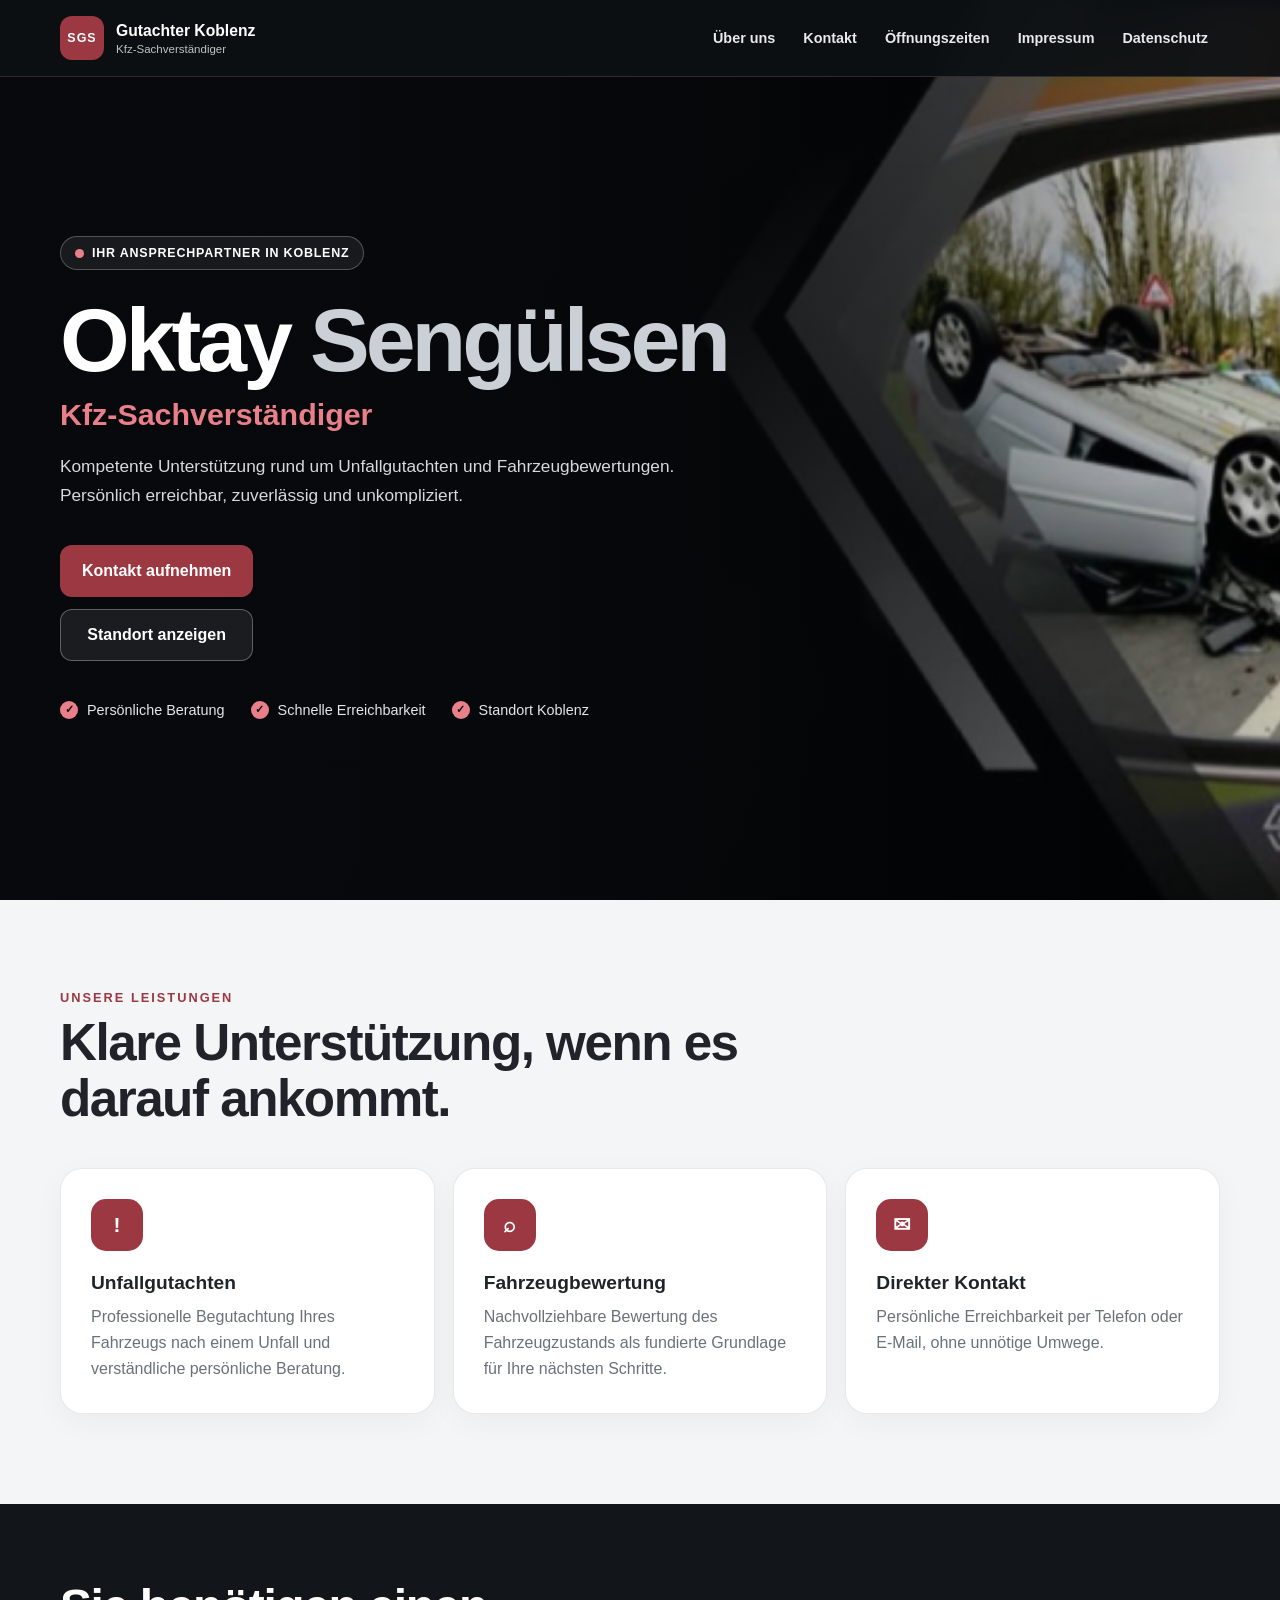
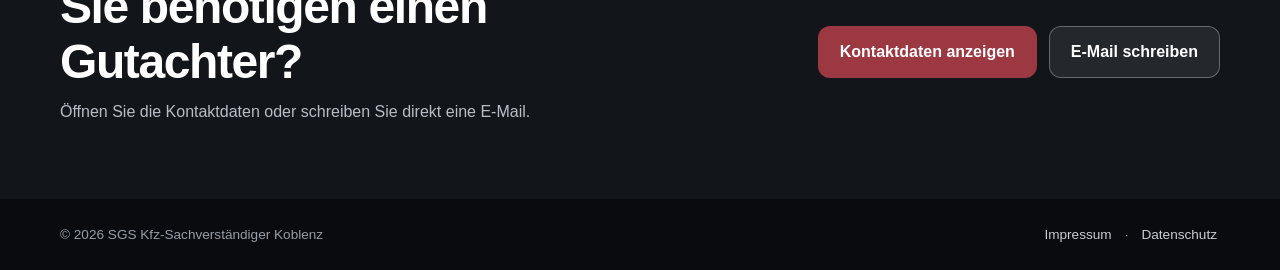
<file: index.html>
<!DOCTYPE html>
<html lang="de">

<head>
    <meta charset="UTF-8">

    <meta name="viewport" content="width=device-width, initial-scale=1.0">

    <meta name="description" content="SGS Kfz-Sachverständiger in Koblenz – Unfallgutachten, Fahrzeugbewertung und persönliche Beratung.">

    <title>SGS Gutachter Koblenz</title>

    <style>
         :root {
            --rot: #9c3842;
            --rot-dunkel: #72272e;
            --rot-hell: #e98089;
            --schwarz: #090b0e;
            --dunkel: #121519;
            --text: #20242a;
            --grau: #69717b;
            --hellgrau: #f4f5f6;
            --weiss: #ffffff;
            --schatten: 0 24px 70px rgba(0, 0, 0, 0.25);
        }
        
        * {
            box-sizing: border-box;
        }
        
        html {
            scroll-behavior: smooth;
        }
        
        body {
            margin: 0;
            min-width: 320px;
            overflow-x: hidden;
            font-family: Arial, Helvetica, sans-serif;
            color: var(--text);
            background: var(--weiss);
        }
        
        body.popup-offen {
            overflow: hidden;
        }
        
        button {
            font: inherit;
            cursor: pointer;
        }
        /* =====================================
           WILLKOMMENSANZEIGE
        ===================================== */
        
        .intro {
            position: fixed;
            inset: 0;
            z-index: 9999;
            display: flex;
            align-items: center;
            justify-content: center;
            color: var(--weiss);
            background: var(--schwarz);
            animation: introAusblenden 0.7s ease 1.7s forwards, introEntfernen 0s linear 2.4s forwards;
        }
        
        .intro-inhalt {
            padding: 25px;
            text-align: center;
            animation: introInhalt 0.7s ease;
        }
        
        .intro-logo {
            width: 82px;
            height: 82px;
            margin: 0 auto 22px;
            display: flex;
            align-items: center;
            justify-content: center;
            border: 2px solid rgba(255, 255, 255, 0.4);
            border-radius: 50%;
            font-weight: 800;
            letter-spacing: 2px;
        }
        
        .intro h2 {
            margin: 0;
            font-size: clamp(2rem, 6vw, 2.8rem);
        }
        
        .intro p {
            margin: 10px 0 0;
            color: #bbc0c7;
        }
        
        @keyframes introInhalt {
            from {
                opacity: 0;
                transform: translateY(18px);
            }
            to {
                opacity: 1;
                transform: translateY(0);
            }
        }
        
        @keyframes introAusblenden {
            to {
                opacity: 0;
                visibility: hidden;
            }
        }
        
        @keyframes introEntfernen {
            to {
                display: none;
                pointer-events: none;
            }
        }
        /* =====================================
           NAVIGATION
        ===================================== */
        
        header {
            position: fixed;
            top: 0;
            left: 0;
            z-index: 1000;
            width: 100%;
            border-bottom: 1px solid rgba(255, 255, 255, 0.12);
            background: rgba(13, 16, 20, 0.94);
            backdrop-filter: blur(14px);
        }
        
        .navigation {
            position: relative;
            width: min(1160px, calc(100% - 40px));
            min-height: 76px;
            margin: 0 auto;
            display: flex;
            align-items: center;
            justify-content: space-between;
            gap: 25px;
        }
        
        .logo {
            display: flex;
            align-items: center;
            gap: 12px;
            border: 0;
            padding: 0;
            color: var(--weiss);
            background: transparent;
            text-align: left;
        }
        
        .logo-symbol {
            width: 44px;
            height: 44px;
            display: flex;
            align-items: center;
            justify-content: center;
            flex-shrink: 0;
            border-radius: 12px;
            color: var(--weiss);
            background: var(--rot);
            font-size: 0.78rem;
            font-weight: 800;
            letter-spacing: 1px;
        }
        
        .logo-text {
            color: var(--weiss);
        }
        
        .logo-text strong {
            display: block;
            color: var(--weiss);
            font-size: 0.98rem;
            font-weight: 700;
        }
        
        .logo-text small {
            display: block;
            margin-top: 3px;
            color: #bdc2c9;
            font-size: 0.72rem;
        }
        
        nav {
            display: flex;
            align-items: center;
            gap: 4px;
        }
        
        nav button {
            min-height: 42px;
            padding: 0 12px;
            border: 0;
            border-radius: 9px;
            color: #e7e9ec;
            background: transparent;
            font-size: 0.9rem;
            font-weight: 600;
        }
        
        nav button:hover,
        nav button:focus-visible {
            color: var(--weiss);
            background: rgba(255, 255, 255, 0.1);
            outline: none;
        }
        
        .menue-button {
            display: none;
            width: 44px;
            height: 44px;
            align-items: center;
            justify-content: center;
            border: 1px solid rgba(255, 255, 255, 0.15);
            border-radius: 11px;
            color: var(--weiss);
            background: rgba(255, 255, 255, 0.08);
            font-size: 1.4rem;
        }
        /* =====================================
           STARTBEREICH
        ===================================== */
        
        .hero {
            position: relative;
            min-height: 100vh;
            display: flex;
            align-items: center;
            color: var(--weiss);
            background: linear-gradient( 90deg, rgba(7, 9, 12, 0.98) 0%, rgba(7, 9, 12, 0.91) 38%, rgba(7, 9, 12, 0.55) 67%, rgba(7, 9, 12, 0.18) 100%), url("Hintergrund.jpeg") center / cover no-repeat;
        }
        
        .hero-inhalt {
            position: relative;
            z-index: 2;
            width: min(1160px, calc(100% - 40px));
            margin: 0 auto;
            padding: 140px 0 85px;
        }
        
        .standort-hinweis {
            display: inline-flex;
            align-items: center;
            gap: 8px;
            padding: 9px 14px;
            border: 1px solid rgba(255, 255, 255, 0.25);
            border-radius: 999px;
            background: rgba(255, 255, 255, 0.07);
            font-size: 0.78rem;
            font-weight: 700;
            letter-spacing: 0.8px;
            text-transform: uppercase;
        }
        
        .standort-punkt {
            width: 9px;
            height: 9px;
            display: inline-block;
            border-radius: 50%;
            background: var(--rot-hell);
        }
        
        .hero h1 {
            max-width: 850px;
            margin: 27px 0 12px;
            color: var(--weiss);
            font-size: clamp(3.1rem, 7vw, 6rem);
            line-height: 0.98;
            letter-spacing: -4px;
        }
        
        .hero h1 span {
            color: #cbd0d6;
        }
        
        .hero h2 {
            margin: 0 0 20px;
            color: var(--rot-hell);
            font-size: clamp(1.35rem, 2.5vw, 1.9rem);
        }
        
        .hero-beschreibung {
            max-width: 640px;
            margin: 0;
            color: #d6d9de;
            font-size: 1.08rem;
            line-height: 1.7;
        }
        
        .hero-buttons {
            width: fit-content;
            display: flex;
            flex-direction: column;
            align-items: stretch;
            gap: 12px;
            margin-top: 34px;
        }
        
        .button {
            min-height: 52px;
            padding: 0 21px;
            display: inline-flex;
            align-items: center;
            justify-content: center;
            gap: 10px;
            border: 1px solid transparent;
            border-radius: 12px;
            text-decoration: none;
            font-weight: 700;
            transition: transform 0.2s ease, background 0.2s ease;
        }
        
        .button:hover {
            transform: translateY(-2px);
        }
        
        .button-rot {
            color: var(--weiss);
            background: var(--rot);
        }
        
        .button-rot:hover {
            background: var(--rot-dunkel);
        }
        
        .button-transparent {
            color: var(--weiss);
            border-color: rgba(255, 255, 255, 0.3);
            background: rgba(255, 255, 255, 0.08);
        }
        
        .button-transparent:hover {
            background: rgba(255, 255, 255, 0.16);
        }
        
        .vorteile {
            display: flex;
            flex-wrap: wrap;
            gap: 16px 26px;
            margin-top: 40px;
            color: #e3e6e9;
            font-size: 0.9rem;
        }
        
        .vorteile>span {
            display: inline-flex;
            align-items: center;
            gap: 9px;
        }
        
        .haken {
            width: 18px;
            height: 18px;
            display: inline-flex;
            align-items: center;
            justify-content: center;
            border-radius: 50%;
            color: var(--schwarz);
            background: var(--rot-hell);
            font-size: 0.7rem;
            font-weight: 900;
        }
        /* =====================================
           LEISTUNGEN
        ===================================== */
        
        .leistungen {
            padding: 90px 20px;
            background: var(--hellgrau);
        }
        
        .bereich-inhalt {
            width: min(1160px, 100%);
            margin: 0 auto;
        }
        
        .kleine-ueberschrift {
            margin: 0 0 10px;
            color: var(--rot);
            font-size: 0.8rem;
            font-weight: 800;
            letter-spacing: 2px;
            text-transform: uppercase;
        }
        
        .grosse-ueberschrift {
            max-width: 750px;
            margin: 0;
            font-size: clamp(2rem, 4vw, 3.2rem);
            line-height: 1.1;
            letter-spacing: -1.5px;
        }
        
        .karten {
            display: grid;
            grid-template-columns: repeat(3, 1fr);
            gap: 18px;
            margin-top: 40px;
        }
        
        .karte {
            padding: 30px;
            border: 1px solid rgba(18, 20, 23, 0.09);
            border-radius: 22px;
            background: var(--weiss);
            box-shadow: 0 8px 30px rgba(0, 0, 0, 0.04);
            transition: transform 0.25s ease, box-shadow 0.25s ease;
        }
        
        .karte:hover {
            transform: translateY(-5px);
            box-shadow: 0 18px 42px rgba(0, 0, 0, 0.09);
        }
        
        .karten-symbol {
            width: 52px;
            height: 52px;
            display: flex;
            align-items: center;
            justify-content: center;
            border-radius: 15px;
            color: var(--weiss);
            background: var(--rot);
            font-size: 1.3rem;
            font-weight: 700;
        }
        
        .karte h3 {
            margin: 21px 0 10px;
            font-size: 1.2rem;
        }
        
        .karte p {
            margin: 0;
            color: var(--grau);
            line-height: 1.65;
        }
        /* =====================================
           KONTAKTBEREICH
        ===================================== */
        
        .kontakt-bereich {
            padding: 75px 20px;
            color: var(--weiss);
            background: var(--dunkel);
        }
        
        .kontakt-inhalt {
            width: min(1160px, 100%);
            margin: 0 auto;
            display: flex;
            align-items: center;
            justify-content: space-between;
            gap: 35px;
        }
        
        .kontakt-text {
            max-width: 640px;
        }
        
        .kontakt-inhalt h2 {
            margin: 0 0 10px;
            font-size: clamp(1.9rem, 4vw, 3rem);
            letter-spacing: -1.4px;
        }
        
        .kontakt-inhalt p {
            margin: 0;
            color: #b9bec6;
            line-height: 1.6;
        }
        
        .kontakt-buttons {
            display: flex;
            flex-wrap: wrap;
            gap: 12px;
            flex-shrink: 0;
        }
        /* =====================================
           FOOTER
        ===================================== */
        
        footer {
            padding: 25px 20px;
            color: #979ea7;
            background: var(--schwarz);
            font-size: 0.85rem;
        }
        
        .footer-inhalt {
            width: min(1160px, 100%);
            margin: 0 auto;
            display: flex;
            align-items: center;
            justify-content: space-between;
            flex-wrap: wrap;
            gap: 20px;
        }
        
        .footer-links {
            display: flex;
            align-items: center;
            gap: 10px;
        }
        
        .footer-links button {
            padding: 3px;
            border: 0;
            color: #c9cdd2;
            background: transparent;
        }
        
        .footer-links button:hover {
            color: var(--weiss);
        }
        /* =====================================
           POP-UPS
        ===================================== */
        
        .popup-hintergrund {
            position: fixed;
            inset: 0;
            z-index: 3000;
            display: none;
            align-items: center;
            justify-content: center;
            padding: 20px;
            background: rgba(3, 5, 7, 0.82);
            backdrop-filter: blur(8px);
        }
        
        .popup-hintergrund.offen {
            display: flex;
        }
        
        .popup {
            position: relative;
            width: min(620px, 100%);
            max-height: 82vh;
            overflow-y: auto;
            padding: 32px;
            border-radius: 22px;
            background: var(--weiss);
            box-shadow: var(--schatten);
        }
        
        .popup-breit {
            width: min(780px, 100%);
        }
        
        .popup h2 {
            margin: 0 55px 22px 0;
            font-size: 1.8rem;
        }
        
        .popup h3 {
            margin: 27px 0 8px;
            font-size: 1.05rem;
        }
        
        .popup p {
            margin: 0 0 12px;
            color: #4f5660;
            line-height: 1.65;
        }
        
        .popup-schliessen {
            position: absolute;
            top: 18px;
            right: 18px;
            width: 42px;
            height: 42px;
            border: 0;
            border-radius: 50%;
            color: var(--text);
            background: var(--hellgrau);
            font-size: 1.3rem;
        }
        
        .popup-schliessen:hover {
            background: #e5e7e9;
        }
        
        .info-liste {
            display: grid;
            gap: 12px;
        }
        
        .info-zeile {
            display: flex;
            align-items: center;
            gap: 14px;
            padding: 16px;
            border-radius: 13px;
            background: var(--hellgrau);
        }
        
        .info-symbol {
            width: 38px;
            height: 38px;
            display: flex;
            align-items: center;
            justify-content: center;
            flex-shrink: 0;
            border-radius: 11px;
            color: var(--weiss);
            background: var(--rot);
        }
        
        .info-zeile small {
            display: block;
            margin-bottom: 4px;
            color: var(--grau);
        }
        
        .kontakt-link {
            padding: 0;
            border: 0;
            color: var(--text);
            background: transparent;
            font-weight: 700;
            text-align: left;
        }
        
        .kontakt-link:hover {
            color: var(--rot);
            text-decoration: underline;
        }
        
        .social-media {
            display: grid;
            grid-template-columns: repeat(2, 1fr);
            gap: 12px;
        }
        
        .social-link {
            min-height: 52px;
            border: 0;
            border-radius: 12px;
            color: var(--weiss);
            background: var(--dunkel);
            font-weight: 700;
        }
        
        .social-link:hover {
            background: var(--rot);
        }
        
        .oeffnungszeiten {
            width: 100%;
            border-collapse: collapse;
        }
        
        .oeffnungszeiten td {
            padding: 13px 6px;
            border-bottom: 1px solid rgba(18, 20, 23, 0.1);
        }
        
        .oeffnungszeiten td:last-child {
            text-align: right;
            font-weight: 700;
        }
        /* =====================================
           TABLET
        ===================================== */
        
        @media (max-width: 980px) {
            .menue-button {
                display: flex;
            }
            nav {
                position: absolute;
                top: calc(100% + 10px);
                right: 0;
                left: 0;
                display: none;
                flex-direction: column;
                align-items: stretch;
                gap: 4px;
                padding: 12px;
                border: 1px solid rgba(255, 255, 255, 0.12);
                border-radius: 16px;
                background: rgba(13, 16, 20, 0.99);
                box-shadow: var(--schatten);
            }
            nav.offen {
                display: flex;
            }
            nav button {
                width: 100%;
                min-height: 46px;
                padding: 0 14px;
                text-align: left;
            }
            .karten {
                grid-template-columns: 1fr;
            }
            .kontakt-inhalt {
                align-items: flex-start;
                flex-direction: column;
            }
        }
        /* =====================================
           SMARTPHONE
        ===================================== */
        
        @media (max-width: 600px) {
            .navigation {
                width: calc(100% - 28px);
                min-height: 70px;
            }
            .logo {
                gap: 9px;
            }
            .logo-symbol {
                width: 40px;
                height: 40px;
                border-radius: 10px;
            }
            .logo-text strong {
                font-size: 0.9rem;
            }
            .logo-text small {
                font-size: 0.65rem;
            }
            .menue-button {
                width: 42px;
                height: 42px;
            }
            nav {
                top: calc(100% + 8px);
            }
            .hero {
                min-height: 100svh;
                background-position: 65% center;
            }
            .hero::before {
                content: "";
                position: absolute;
                inset: 0;
                background: rgba(5, 7, 9, 0.28);
            }
            .hero-inhalt {
                width: calc(100% - 28px);
                padding: 115px 0 60px;
            }
            .standort-hinweis {
                padding: 8px 11px;
                font-size: 0.64rem;
                letter-spacing: 0.4px;
            }
            .hero h1 {
                margin-top: 21px;
                font-size: clamp(2.65rem, 14vw, 4.1rem);
                line-height: 1;
                letter-spacing: -2px;
            }
            .hero h2 {
                font-size: 1.22rem;
            }
            .hero-beschreibung {
                font-size: 0.98rem;
                line-height: 1.6;
            }
            .hero-buttons {
                width: 100%;
                margin-top: 28px;
            }
            .button {
                width: 100%;
            }
            .vorteile {
                flex-direction: column;
                gap: 12px;
                margin-top: 30px;
            }
            .leistungen {
                padding: 65px 14px;
            }
            .karten {
                margin-top: 30px;
            }
            .karte {
                padding: 24px;
            }
            .kontakt-bereich {
                padding: 60px 14px;
            }
            .kontakt-buttons {
                width: 100%;
                flex-direction: column;
            }
            footer {
                padding: 25px 14px;
            }
            .footer-inhalt {
                flex-direction: column;
                justify-content: center;
                text-align: center;
            }
            .popup-hintergrund {
                padding: 10px;
            }
            .popup {
                width: 100%;
                max-height: 88vh;
                padding: 25px 19px;
                border-radius: 18px;
            }
            .popup h2 {
                font-size: 1.55rem;
            }
            .social-media {
                grid-template-columns: 1fr;
            }
            .oeffnungszeiten td {
                font-size: 0.9rem;
            }
        }
        
        @media (max-width: 380px) {
            .logo-text small {
                display: none;
            }
            .hero h1 {
                font-size: 2.6rem;
            }
        }
        
        @media (prefers-reduced-motion: reduce) {
            .intro {
                animation: introAusblenden 0.1s linear 1.5s forwards, introEntfernen 0s linear 1.6s forwards;
            }
        }
    </style>
</head>

<body>

    <!-- WILLKOMMENSANZEIGE -->

    <div class="intro" id="intro">
        <div class="intro-inhalt">
            <div class="intro-logo">SGS</div>
            <h2>Willkommen</h2>
            <p>SGS Gutachter Koblenz</p>
        </div>
    </div>

    <!-- NAVIGATION -->

    <header>
        <div class="navigation">

            <button type="button" class="logo" id="logoButton" aria-label="Zur Startseite">

                <span class="logo-symbol">SGS</span>

                <span class="logo-text">
                    <strong>Gutachter Koblenz</strong>
                    <small>Kfz-Sachverständiger</small>
                </span>
            </button>

            <button class="menue-button" id="menueButton" type="button" aria-label="Menü öffnen" aria-expanded="false">

                <span id="menueSymbol">☰</span>
            </button>

            <nav id="navigation" aria-label="Hauptnavigation">

                <button type="button" data-popup="ueberUnsPopup">
                    Über uns
                </button>

                <button type="button" data-popup="kontaktPopup">
                    Kontakt
                </button>

                <button type="button" data-popup="oeffnungszeitenPopup">
                    Öffnungszeiten
                </button>

                <button type="button" data-popup="impressumPopup">
                    Impressum
                </button>

                <button type="button" data-popup="datenschutzPopup">
                    Datenschutz
                </button>

            </nav>

        </div>
    </header>

    <main>

        <!-- STARTBEREICH -->

        <section class="hero" id="start">
            <div class="hero-inhalt">

                <div class="standort-hinweis">
                    <span class="standort-punkt"></span> Ihr Ansprechpartner in Koblenz
                </div>

                <h1>
                    Oktay <span>Sengülsen</span>
                </h1>

                <h2>Kfz-Sachverständiger</h2>

                <p class="hero-beschreibung">
                    Kompetente Unterstützung rund um Unfallgutachten und Fahrzeugbewertungen. Persönlich erreichbar, zuverlässig und unkompliziert.
                </p>

                <div class="hero-buttons">

                    <button type="button" class="button button-rot" data-popup="kontaktPopup">

                        Kontakt aufnehmen
                    </button>

                    <button type="button" class="button button-transparent" id="standortButton">

                        Standort anzeigen
                    </button>

                </div>

                <div class="vorteile">

                    <span>
                        <span class="haken">✓</span> Persönliche Beratung
                    </span>

                    <span>
                        <span class="haken">✓</span> Schnelle Erreichbarkeit
                    </span>

                    <span>
                        <span class="haken">✓</span> Standort Koblenz
                    </span>

                </div>

            </div>
        </section>

        <!-- LEISTUNGEN -->

        <section class="leistungen">
            <div class="bereich-inhalt">

                <p class="kleine-ueberschrift">
                    Unsere Leistungen
                </p>

                <h2 class="grosse-ueberschrift">
                    Klare Unterstützung, wenn es darauf ankommt.
                </h2>

                <div class="karten">

                    <article class="karte">
                        <div class="karten-symbol">!</div>

                        <h3>Unfallgutachten</h3>

                        <p>
                            Professionelle Begutachtung Ihres Fahrzeugs nach einem Unfall und verständliche persönliche Beratung.
                        </p>
                    </article>

                    <article class="karte">
                        <div class="karten-symbol">⌕</div>

                        <h3>Fahrzeugbewertung</h3>

                        <p>
                            Nachvollziehbare Bewertung des Fahrzeugzustands als fundierte Grundlage für Ihre nächsten Schritte.
                        </p>
                    </article>

                    <article class="karte">
                        <div class="karten-symbol">✉</div>

                        <h3>Direkter Kontakt</h3>

                        <p>
                            Persönliche Erreichbarkeit per Telefon oder E-Mail, ohne unnötige Umwege.
                        </p>
                    </article>

                </div>

            </div>
        </section>

        <!-- KONTAKTBEREICH -->

        <section class="kontakt-bereich">
            <div class="kontakt-inhalt">

                <div class="kontakt-text">
                    <h2>Sie benötigen einen Gutachter?</h2>

                    <p>
                        Öffnen Sie die Kontaktdaten oder schreiben Sie direkt eine E-Mail.
                    </p>
                </div>

                <div class="kontakt-buttons">

                    <button type="button" class="button button-rot" data-popup="kontaktPopup">

                        Kontaktdaten anzeigen
                    </button>

                    <button type="button" class="button button-transparent" id="emailButton">

                        E-Mail schreiben
                    </button>

                </div>

            </div>
        </section>

    </main>

    <!-- FOOTER -->

    <footer>
        <div class="footer-inhalt">

            <span>
                © <span id="jahr"></span> SGS Kfz-Sachverständiger Koblenz
            </span>

            <div class="footer-links">

                <button type="button" data-popup="impressumPopup">
                    Impressum
                </button>

                <span>·</span>

                <button type="button" data-popup="datenschutzPopup">
                    Datenschutz
                </button>

            </div>

        </div>
    </footer>

    <!-- ÜBER UNS -->

    <div class="popup-hintergrund" id="ueberUnsPopup">
        <div class="popup">

            <button type="button" class="popup-schliessen" aria-label="Fenster schließen">

                ×
            </button>

            <h2>Über uns</h2>

            <p>
                SGS Gutachter Koblenz ist Ihr Ansprechpartner für Unfallgutachten und Fahrzeugbewertungen in Koblenz.
            </p>

            <p>
                Folgen Sie SGS Gutachter Koblenz auf Social Media.
            </p>

            <div class="social-media">

                <button type="button" class="social-link" id="tiktokButton">

                    TikTok
                </button>

                <button type="button" class="social-link" id="instagramButton">

                    Instagram
                </button>

            </div>

        </div>
    </div>

    <!-- KONTAKT -->

    <div class="popup-hintergrund" id="kontaktPopup">
        <div class="popup">

            <button type="button" class="popup-schliessen" aria-label="Fenster schließen">

                ×
            </button>

            <h2>Kontakt</h2>

            <div class="info-liste">

                <div class="info-zeile">
                    <span class="info-symbol">☎</span>

                    <div>
                        <small>Telefon</small>

                        <button type="button" class="kontakt-link" id="telefonButton">

                            +49 176 40388511
                        </button>
                    </div>
                </div>

                <div class="info-zeile">
                    <span class="info-symbol">✉</span>

                    <div>
                        <small>E-Mail</small>

                        <button type="button" class="kontakt-link" id="kontaktEmailButton">

                            info@sgs-gutachter.de
                        </button>
                    </div>
                </div>

                <div class="info-zeile">
                    <span class="info-symbol">●</span>

                    <div>
                        <small>Standort</small>

                        <button type="button" class="kontakt-link" id="kontaktStandortButton">

                            Josef-Cornelius-Str. 31, 56070 Koblenz
                        </button>
                    </div>
                </div>

            </div>

        </div>
    </div>

    <!-- ÖFFNUNGSZEITEN -->

    <div class="popup-hintergrund" id="oeffnungszeitenPopup">
        <div class="popup">

            <button type="button" class="popup-schliessen" aria-label="Fenster schließen">

                ×
            </button>

            <h2>Öffnungszeiten</h2>

            <table class="oeffnungszeiten">
                <tbody>
                    <tr>
                        <td>Montag</td>
                        <td>08:00 – 18:00</td>
                    </tr>

                    <tr>
                        <td>Dienstag</td>
                        <td>08:00 – 18:00</td>
                    </tr>

                    <tr>
                        <td>Mittwoch</td>
                        <td>08:00 – 18:00</td>
                    </tr>

                    <tr>
                        <td>Donnerstag</td>
                        <td>08:00 – 18:00</td>
                    </tr>

                    <tr>
                        <td>Freitag</td>
                        <td>08:00 – 18:00</td>
                    </tr>

                    <tr>
                        <td>Samstag</td>
                        <td>08:00 – 16:00</td>
                    </tr>

                    <tr>
                        <td>Sonntag</td>
                        <td>Geschlossen</td>
                    </tr>
                </tbody>
            </table>

        </div>
    </div>

    <!-- IMPRESSUM -->

    <div class="popup-hintergrund" id="impressumPopup">
        <div class="popup popup-breit">

            <button type="button" class="popup-schliessen" aria-label="Fenster schließen">

                ×
            </button>

            <h2>Impressum</h2>

            <h3>Angaben gemäß § 5 TMG</h3>

            <p>
                <strong>SGS Kfz-Sachverständiger Koblenz</strong><br> Oktay Sengülsen<br> Arenberger Str. 71<br> 56077 Koblenz
            </p>

            <h3>Kontakt</h3>

            <p>
                Telefon: 0176 40388511<br> E-Mail: info@sgs-gutachter.de
            </p>

            <h3>Vertreten durch</h3>

            <p>Oktay Sengülsen</p>

            <h3>Berufsbezeichnung</h3>

            <p>Kfz-Sachverständiger</p>

        </div>
    </div>

    <!-- DATENSCHUTZ -->

    <div class="popup-hintergrund" id="datenschutzPopup">
        <div class="popup popup-breit">

            <button type="button" class="popup-schliessen" aria-label="Fenster schließen">

                ×
            </button>

            <h2>Datenschutzerklärung</h2>

            <h3>1. Verantwortlicher</h3>

            <p>
                SGS Kfz-Sachverständiger Koblenz<br> Oktay Sengülsen<br> Arenberger Str. 71<br> 56077 Koblenz<br> E-Mail: info@sgs-gutachter.de
            </p>

            <h3>2. Verarbeitung personenbezogener Daten</h3>

            <p>
                Wir verarbeiten personenbezogene Daten, beispielsweise Name, Telefonnummer und E-Mail-Adresse, die Sie uns freiwillig per Telefon oder E-Mail mitteilen.
            </p>

            <h3>3. Zwecke der Datenverarbeitung</h3>

            <p>
                Die Verarbeitung erfolgt zur Kontaktaufnahme, Terminvereinbarung, Erstellung von Kfz-Gutachten, Rechnungsstellung und Abwicklung von Aufträgen.
            </p>

            <h3>4. Rechtsgrundlage</h3>

            <p>
                Die Verarbeitung erfolgt auf Grundlage von Art. 6 Abs. 1 lit. b DSGVO und Art. 6 Abs. 1 lit. f DSGVO.
            </p>

            <h3>5. Weitergabe von Daten</h3>

            <p>
                Eine Weitergabe kann im Rahmen des Gutachtens an Versicherungen, Rechtsanwälte oder eingesetzte Dienstleister erfolgen.
            </p>

            <h3>6. Externe Links</h3>

            <p>
                Die Website enthält externe Links zu Google Maps, TikTok und Instagram. Beim Öffnen gelten die Datenschutzbestimmungen des jeweiligen Anbieters.
            </p>

            <h3>7. Speicherdauer</h3>

            <p>
                Personenbezogene Daten werden nur so lange gespeichert, wie es für die Bearbeitung und gesetzliche Aufbewahrungsfristen erforderlich ist.
            </p>

            <h3>8. Rechte betroffener Personen</h3>

            <p>
                Betroffene Personen haben insbesondere Rechte auf Auskunft, Berichtigung, Löschung, Einschränkung der Verarbeitung, Datenübertragbarkeit und Widerspruch nach Maßgabe der DSGVO.
            </p>

            <h3>9. Beschwerderecht</h3>

            <p>
                Landesbeauftragter für den Datenschutz und die Informationsfreiheit Rheinland-Pfalz<br> Hintere Bleiche 34<br> 55116 Mainz
            </p>

        </div>
    </div>

    <script>
        const navigation =
            document.getElementById("navigation");

        const menueButton =
            document.getElementById("menueButton");

        const menueSymbol =
            document.getElementById("menueSymbol");

        document.getElementById("jahr").textContent =
            new Date().getFullYear();

        function menueSchliessen() {
            navigation.classList.remove("offen");
            menueButton.setAttribute("aria-expanded", "false");
            menueSymbol.textContent = "☰";
        }

        menueButton.addEventListener("click", function() {
            const istOffen =
                navigation.classList.toggle("offen");

            menueButton.setAttribute(
                "aria-expanded",
                String(istOffen)
            );

            menueSymbol.textContent =
                istOffen ? "×" : "☰";
        });

        document
            .getElementById("logoButton")
            .addEventListener("click", function() {
                document
                    .getElementById("start")
                    .scrollIntoView({
                        behavior: "smooth"
                    });

                menueSchliessen();
            });

        function popupOeffnen(popupId) {
            const popup =
                document.getElementById(popupId);

            if (!popup) {
                return;
            }

            popup.classList.add("offen");
            document.body.classList.add("popup-offen");
            menueSchliessen();
        }

        function popupSchliessen(popup) {
            if (!popup) {
                return;
            }

            popup.classList.remove("offen");
            document.body.classList.remove("popup-offen");
        }

        document
            .querySelectorAll("[data-popup]")
            .forEach(function(button) {
                button.addEventListener("click", function() {
                    popupOeffnen(
                        button.getAttribute("data-popup")
                    );
                });
            });

        document
            .querySelectorAll(".popup-schliessen")
            .forEach(function(button) {
                button.addEventListener("click", function() {
                    popupSchliessen(
                        button.closest(".popup-hintergrund")
                    );
                });
            });

        document
            .querySelectorAll(".popup-hintergrund")
            .forEach(function(hintergrund) {
                hintergrund.addEventListener(
                    "click",
                    function(event) {
                        if (event.target === hintergrund) {
                            popupSchliessen(hintergrund);
                        }
                    }
                );
            });

        document.addEventListener("keydown", function(event) {
            if (event.key === "Escape") {
                const offenesPopup =
                    document.querySelector(
                        ".popup-hintergrund.offen"
                    );

                if (offenesPopup) {
                    popupSchliessen(offenesPopup);
                } else {
                    menueSchliessen();
                }
            }
        });

        function telefonOeffnen() {
            window.location.href =
                "tel:" + "+4917640388511";
        }

        function emailOeffnen() {
            window.location.href =
                "mailto:" + "info@sgs-gutachter.de";
        }

        function standortOeffnen() {
            const adresse =
                "Josef-Cornelius-Str. 31, 56070 Koblenz";

            const mapsAdresse =
                "https:" +
                "//www.google.com/maps?q=" +
                encodeURIComponent(adresse);

            window.open(
                mapsAdresse,
                "_blank",
                "noopener,noreferrer"
            );
        }

        document
            .getElementById("telefonButton")
            .addEventListener("click", telefonOeffnen);

        document
            .getElementById("emailButton")
            .addEventListener("click", emailOeffnen);

        document
            .getElementById("kontaktEmailButton")
            .addEventListener("click", emailOeffnen);

        document
            .getElementById("standortButton")
            .addEventListener("click", standortOeffnen);

        document
            .getElementById("kontaktStandortButton")
            .addEventListener("click", standortOeffnen);

        document
            .getElementById("tiktokButton")
            .addEventListener("click", function() {
                const adresse =
                    "https:" +
                    "//www.tiktok.com/@sgs.gutachter.koblenz";

                window.open(
                    adresse,
                    "_blank",
                    "noopener,noreferrer"
                );
            });

        document
            .getElementById("instagramButton")
            .addEventListener("click", function() {
                const adresse =
                    "https:" +
                    "//www.instagram.com/sgs_kfz_gutachter";

                window.open(
                    adresse,
                    "_blank",
                    "noopener,noreferrer"
                );
            });

        window.addEventListener("resize", function() {
            if (window.innerWidth > 980) {
                menueSchliessen();
            }
        });
    </script>

</body>

</html>
</file>
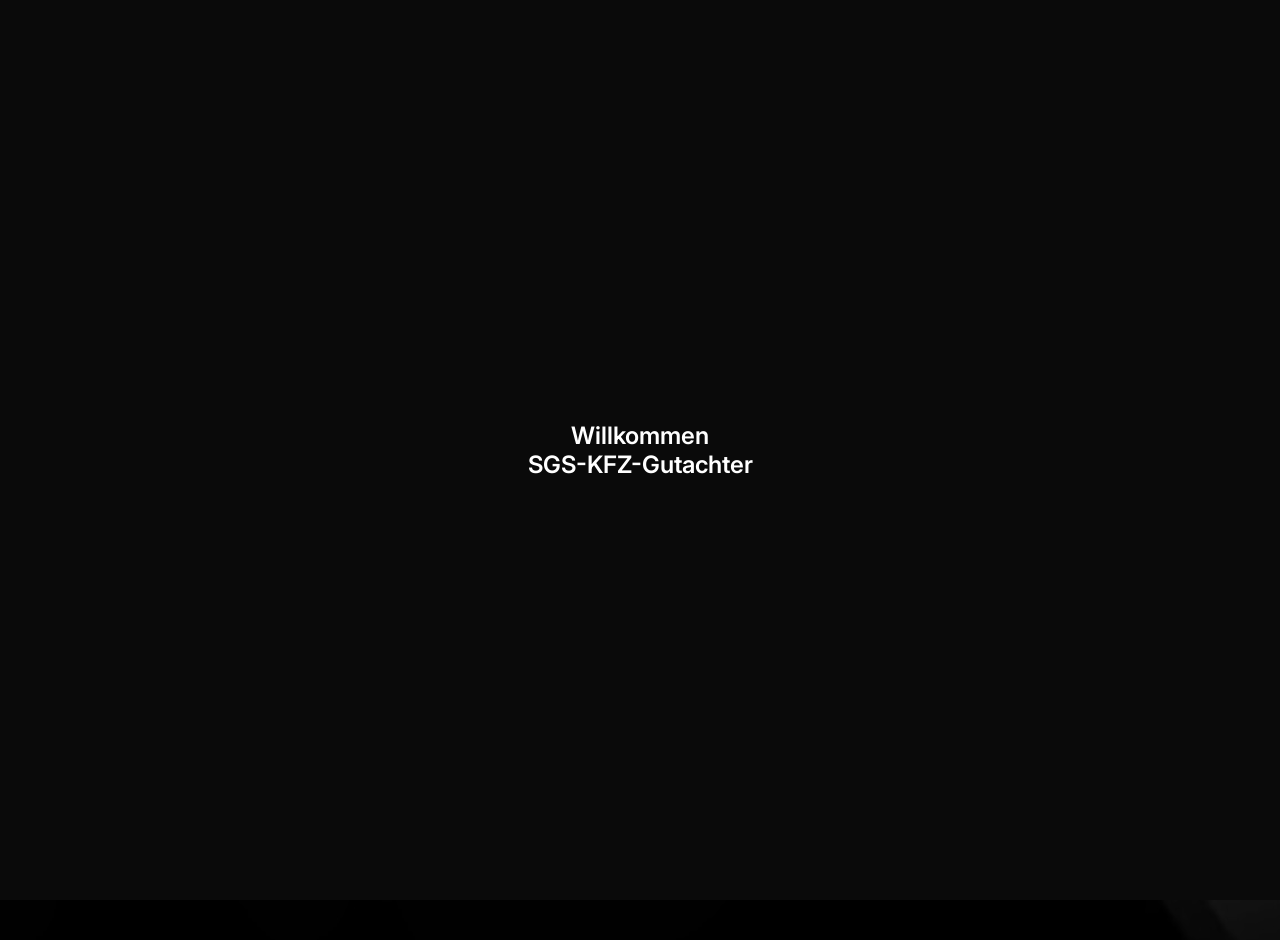
<file: Gutachter/index.html>
<html lang="de">

<head>
    <meta charset="utf-8" />
    <meta name="viewport" content="width=device-width, initial-scale=1" />
    <title>KFZ Gutachten – Premium</title>
    <link rel="preconnect" href="https://fonts.googleapis.com">
    <link rel="preconnect" href="https://fonts.gstatic.com" crossorigin>
    <link href="https://fonts.googleapis.com/css2?family=Inter:wght@300;400;500;600;700&display=swap" rel="stylesheet">
    <link rel="stylesheet" href="https://cdnjs.cloudflare.com/ajax/libs/font-awesome/6.5.0/css/all.min.css" />
    <Link rel="style.css" />
    <style>
        body {
            margin: 0;
            font-family: "Inter", sans-serif;
            background: #fff;
            color: #0a0a0a;
            overflow: hidden;
        }
        
        .intro {
            position: fixed;
            inset: 0;
            display: flex;
            flex-direction: column;
            justify-content: center;
            align-items: center;
            background: #0a0a0a;
            color: #fff;
            z-index: 9999;
            transition: opacity .8s ease, visibility .8s ease;
            font-size: 1.5rem;
            font-weight: 600;
            overflow: hidden;
        }
        
        .intro.is-hidden {
            opacity: 0;
            visibility: hidden
        }
        
        header {
            position: fixed;
            top: 0;
            width: 100%;
            /* background: #0a2342; */
            background: gray;
            display: flex;
            justify-content: flex-start;
            align-items: center;
            padding: 14px 20px;
            z-index: 1000;
            color: #fff;
            flex-wrap: wrap;
            overflow: hidden;
        }
        
        header .logo {
            font-weight: 700;
            font-size: 1.2rem;
            letter-spacing: 1px;
            margin-right: 40px;
        }
        
        header nav a {
            color: #fff;
            margin-left: 20px;
            text-decoration: none;
            font-weight: 500;
        }
        /* hier kann man den Hintergrund Mercedes ändern */
        
        .hero {
            min-height: 100vh;
            background: url('Hintergrund.jpeg') no-repeat center/cover;
            /* background: url('parallax-1.jpg') no-repeat center/cover; */
            display: flex;
            flex-direction: column;
            justify-content: center;
            align-items: flex-start;
            padding: 20px;
            color: #fff;
            background-blend-mode: multiply;
            background-color: rgba(0, 0, 0, 0.4);
        }
        
        .hero-image {
            width: 100%;
            height: auto;
        }
        
        .hero h1 {
            font-size: clamp(2rem, 5vw, 3rem);
            color: #969696;
            font-weight: 700;
            max-width: 600px;
        }
        
        .hero h2 {
            color: #8D323A;
        }
        
        .hero button {
            margin-top: 20px;
            background: #fff;
            color: #0a2342;
            border: none;
            padding: 14px 28px;
            font-size: 1rem;
            font-weight: 600;
            cursor: pointer;
            border-radius: 4px;
        }
        
        .hero button:hover {
            background: #e6e6e6;
        }
        
        .section {
            padding: 80px 20px;
            max-width: 1000px;
            margin: auto;
        }
        
        .popup {
            display: none;
            position: fixed;
            top: 50%;
            left: 50%;
            transform: translate(-50%, -50%);
            background: #fff;
            padding: 10px;
            border-radius: 8px;
            box-shadow: 0 4px 15px rgba(0, 0, 0, 0.2);
            z-index: 2000;
            text-align: left;
            width: 300px;
            height: 200px;
            border: 1px solid #ccc;
            overflow-y: auto;
            overflow-x: hidden;
        }
        
        .popup h3 {
            margin-top: 0;
        }
        
        .popup i {
            margin-right: 8px;
            color: #0a2342;
        }
        
        .popup button {
            margin-top: 10px;
            background: #0a2342;
            color: #fff;
            border: none;
            padding: 10px 20px;
            border-radius: 4px;
            cursor: pointer;
        }
        
        .mail-btn {
            background-color: #8B0000;
            /* Dunkelrot */
            color: white;
            padding: 12px 24px;
            border: none;
            border-radius: 8px;
            cursor: pointer;
            font-size: 16px;
            font-weight: bold;
        }
        
        .mail-btn:hover {
            background-color: #a80000;
            /* etwas heller beim Hover */
        }
        
        .social-btn {
            display: flex;
            align-items: center;
            margin-top: 8px;
            background: #f0f0f0;
            border: none;
            padding: 8px 14px;
            border-radius: 4px;
            cursor: pointer;
            font-weight: 500;
        }
        
        .social-btn i {
            font-size: 1.2rem;
        }
        
        @media (max-width:600px) {
            header nav a {
                margin-left: 10px;
            }
        }
    </style>
</head>

<body>
    <!-- In diesem Div Box ist das Willkommensintro  -->
    <div class="intro" id="intro">
        <div>Willkommen</div>
        <div>SGS-KFZ-Gutachter</div>
    </div>

    <!-- Hier ist die Reihe von der Blauen Anzeige -->
    <header>
        <div class="logo">KFZ-GUTACHTER</div>


        <nav>
            <a href="#" onclick="toggleUeberUnsPopup(event)"><i class="fas fa-user"></i> Über uns</a>
            <a href="#" onclick="toggleKontaktPopup(event)"><i class="fas fa-address-book"></i> Kontakt</a>
            <a href="#" onclick="toggleOefnungszeitenPopup(event)"><i class="fas fa-clock"></i> Öffnungszeiten</a>
            <a href="#" onclick="toggleImpressumPopup(event)"><i class="fas fa-book"></i> Impressum</a>
            <a href="#" onclick="toggleDatenschutzerklearungPopup(event)"><i class="fas fa-book"></i> Datenschutzerklärung </a>
        </nav>
    </header>


    <!-- Hier ist der Hauptbereich -->
    <section class="hero">
        <h1>Oktay Sengülsen</h1>
        <h2>KFZ-Sachverständiger</h2>
        <button onclick="window.location.href='tel:+49123456789'">Jetzt anrufen: +49 176 40388511</button>


        <!-- Neuer Standort-Button -->
        <button onclick="window.open('https://www.google.com/maps?q=Josef-Cornelius-Str.31 56070 Koblenz', '_blank')">📍 Standort: Koblenz</button>

    </section>


    <!-- Kategorien popup -->

    <div class="popup" id="ueberUnsPopup">
        <h3>Über uns</h3>
        <button class="social-btn" onclick="window.open('https://www.tiktok.com/@sgs.gutachter.koblenz','_blank')"><i class="fab fa-tiktok"></i> TikTok</button>
        <button class="social-btn" onclick="window.open('https://www.instagram.com/sgs_kfz_gutachter','_blank')"><i class="fab fa-instagram"></i> Instagram</button>
        <button onclick="toggleUeberUnsPopup()">Schließen</button>
    </div>

    <div class="popup" id="kontaktPopup">
        <h3>Kontakt</h3>
        <p><i class="fas fa-phone"></i> +49 176 40388511</p>
        <p><i class="fas fa-envelope"></i> info@sgs-gutachter.de</p>

        <!-- Button der dafür sorgt eine Email zu schreiben -->
        <button class="mail-btn" onclick="window.open(
        'https://mail.google.com/mail/?view=cm&fs=1&to=info@sgs-gutachter.de&su=Betreff&body=Hallo...',
          '_blank'
        )">
         Mit Gmail schreiben
        </button>

        <button onclick="toggleKontaktPopup()">Schließen</button>
    </div>

    <div class="popup" id="OefnungszeitenPopup">
        <h3>Öffnungszeiten</h3>
        <p> Montag: <strong> 08:00 - 18:00 </strong> </p>
        <P>Dienstag: <strong> 08:00 - 18:00 </strong> </P>
        <p>Mittwoch: <strong> 08:00 - 18:00 </strong> </p>
        <p>Donnerstag: <strong> 08:00 - 18:00 </strong> </p>
        <p>Freitag: <strong> 08:00 - 18:00 </strong> </p>
        <p>Samstag: <strong> 08:00 - 16:00 </strong> </p>
        <p>Sonntag: <strong> Geschlossen </strong></p>
        <button onclick="toggleOefnungszeitenPopup()">Schließen</button>
    </div>


    <div class="popup" id="ImpressumPopup">
        <h3>Impressum</h3>
        <h2>Angaben gemäß § 5 TMG</h2>
        <p><strong><u>SGS Kfz- KfZ-Sachverständiger Koblenz</u></strong></p>
        <p>Oktay Sengülsen</p>
        <p>Arenberger Str. 71, 56077 Kobkenz</p>

        <h4><strong><u>Kontakt:</u></strong></h4>
        <p>Telefon: 0176 40388511</p>
        <p>E-Mail: info@sgs-gutachter.de</p>

        <h4><strong><u>Vertreten durch:</u></strong></h4>
        <p>Oktay Sengülsen</p>

        <h4><strong><u>Berufsbezeichung</u></strong></h4>
        <p>KFZ-Sachverständiger</p>
        <button onclick="toggleImpressumPopup()">Schließen</button>
    </div>

    <div class="popup" id="DatenschutzerklearungPopup">
        <h3>Datenschutzerklärung</h3>
        <h4><strong><U>1. Verantwortlicher</U></strong></h4>
        <p>SGS Kfz-Sachverständiger Koblenz</p>
        <p>Oktay Sengülsen</p>
        <p>Arenberger Str. 71, 56077 Kobkenz</p>
        <p>Telefon: 0176 40388511</p>
        <p>E-Mail: info@sgs-gutachter.de</p>

        <h4><strong><u>2. Erhebung und Speicherung personenbezogener Daten</u></strong></h4>
        <p>Wir verarbeiten personenbezogene Daten (z.b Name,Telefonnumer,E-Mail-Adresse),die Sie uns freiwillig mitteilen etwa per Telefon oder E-Mail.</p>

        <h3><strong><u>3. Zwecke der Datenverarbeitung</u></strong></h3>
        <p>- zur Kontaktaufnahme und Terminvereinbarung</p>
        <p>- zur Erstellung von Kfz-Gutachten</p>
        <p>zur Rechnungsstellung und Abwicklung von Aufträgen</p>

        <h3><strong><u>4. Rechtsgrundlage</u></strong></h3>
        <p>Die Verarbeitung erfolgt auf Grundlage von Art.6 Abs. 1 lit. b DSGVO (Vertragserfüllung) und Art. 6 Abs. 1 lit. f DSGVO (berechtigtes Interersse).</p>

        <h3><strong><u>5. Weitergabe von Daten</u></strong></h3>
        <p>Ihre Daten werden nicht an Dritte weitergegeben, außer: </p>
        <p>- an Versicherungen / Rechtsanwälte im Rahmen des Gutachtens</p>
        <p>- an Dienstleister (z.b Webhosting) </p>

        <h3><strong><u>6. Nutzung von Google Maps / Social Media</u></strong></h3>
        <p>Unsere Website kann Dienste wie Google Maps oder Links zu Tiktok / Instagram enthalten. Bei Nutzung werden Daten (z.b IP-Adresse) an diese Anbieter übertragen. Die Datenschutzrichtlinien der Anbieter gelten zusätzlich</p>

        <h3><strong><u>7. Cookies</u></strong></h3>
        <p>Unsere Website verwendet ggf. Cookies, um die Nutzung zu verbessern. Sie können Cookies in ihrem Browser deaktivieren</p>

        <h3><strong><u>8. Speicherdauer</u></strong></h3>
        <p>Wir speichern personenbezogene Daten nur so lange, wie es für die Bearbeitung und gesetzliche Aufbewahrungsfristen erforderlich ist.</p>

        <h3><strong><u>9. Rechte der Betroffenen</u></strong></h3>
        <p>Sie haben das Recht auf:</p>
        <p>- Auskunft (Art. 15 DSGVO)</p>
        <p>- Berichtigung (Art 16 DSGVO)</p>
        <p>- Löschung (Art. 17 DSGVO)</p>
        <p>- Einschränlung der Verarbeitung (Art. 18 DSGVO)</p>
        <p>- Datenübertragungen (Art. 20 DSGVO)</p>
        <p>- Widerspruch (Art. 21 DSGVO)</p>

        <h3><strong><u>10. Beschwerderecht</u></strong></h3>
        <p>Sie können sich bei der zuständigen Datenschutzbehörde beschwären:</p>
        <p>Landesbeauftragte für den Datenschutz und die Informationsfreiheit Rheinland-Pfalz Hintere Bleiche 34 55116 Mainz</p>



        <button onclick="toggleDatenschutzerklearungPopup()">Schließen</button>
    </div>



    <script>
        setTimeout(() => document.getElementById('intro').classList.add('is-hidden'), 2000);

        function toggleKontaktPopup(e) {
            if (e) e.preventDefault();
            const popup = document.getElementById('kontaktPopup');
            popup.style.display = popup.style.display === 'block' ? 'none' : 'block';
        }

        function toggleUeberUnsPopup(e) {
            if (e) e.preventDefault();
            const popup = document.getElementById('ueberUnsPopup');
            popup.style.display = popup.style.display === 'block' ? 'none' : 'block';
        }

        function toggleOefnungszeitenPopup(e) {
            if (e) e.preventDefault();
            const popup = document.getElementById('OefnungszeitenPopup');
            popup.style.display = popup.style.display === 'block' ? 'none' : 'block';
        }

        function toggleImpressumPopup(e) {
            if (e) e.preventDefault();
            const popup = document.getElementById('ImpressumPopup');
            popup.style.display = popup.style.display === 'block' ? 'none' : 'block';
        }

        function toggleDatenschutzerklearungPopup(e) {
            if (e) e.preventDefault();
            const popup = document.getElementById('DatenschutzerklearungPopup');
            popup.style.display = popup.style.display === 'block' ? 'none' : 'block';
        }
    </script>
</body>

</html>
</file>
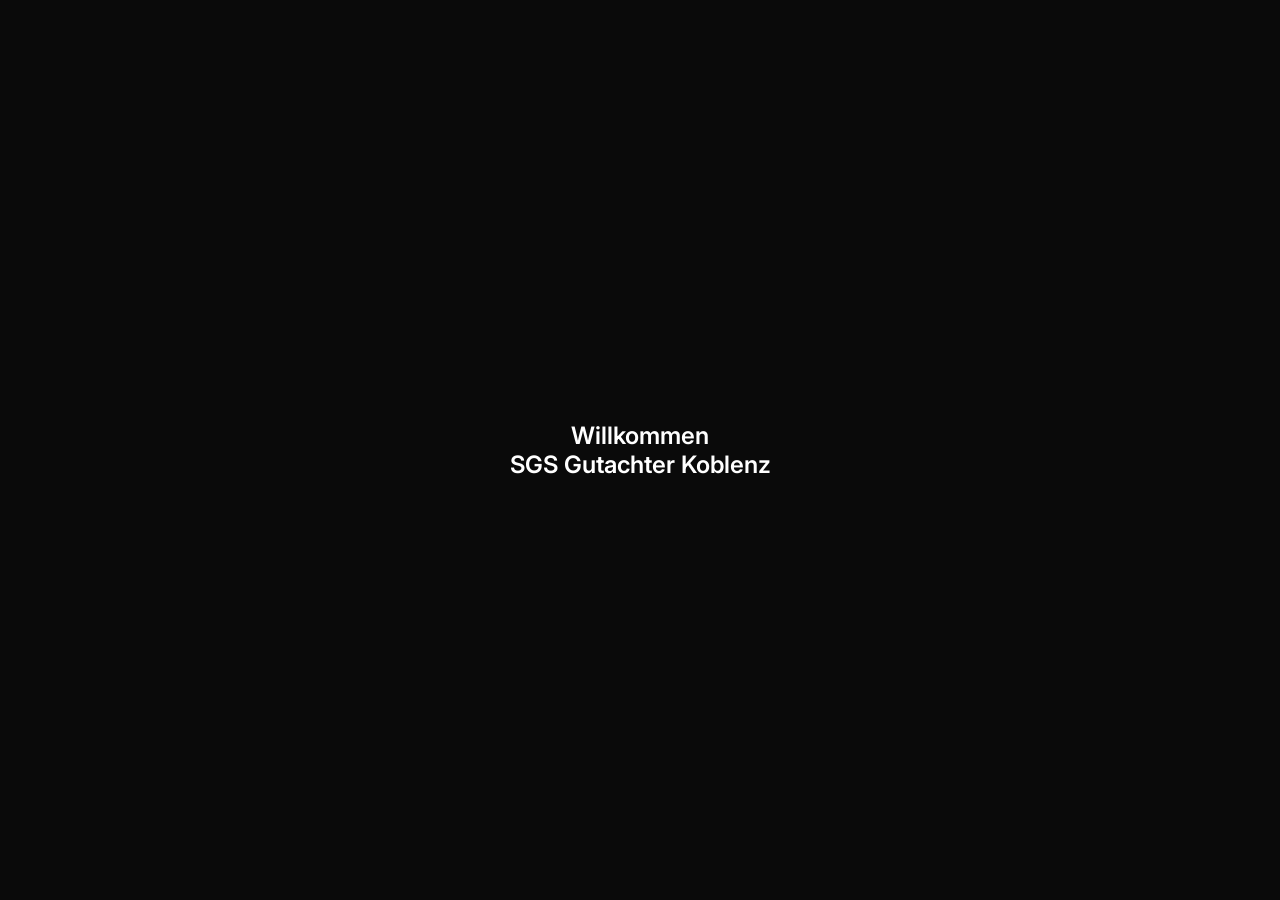
<file: index.gramatik.html>
<html lang="de">

<head>
    <meta charset="utf-8" />
    <meta name="viewport" content="width=device-width, initial-scale=1" />
    <meta name="description" content="KFZ Gutachter in Koblenz - SGS Kfz-Sachverständiger Oktay Sengülsen. Schnelle Unfallgutachten und professionelle Fahrzeugbewertung" />
    <title>SGS Gutachter Koblenz - SGS Sachverständiger</title>
    <link rel="preconnect" href="https://fonts.googleapis.com">
    <link rel="preconnect" href="https://fonts.gstatic.com" crossorigin>
    <link href="https://fonts.googleapis.com/css2?family=Inter:wght@300;400;500;600;700&display=swap" rel="stylesheet">
    <link rel="stylesheet" href="https://cdnjs.cloudflare.com/ajax/libs/font-awesome/6.5.0/css/all.min.css" />
    <Link rel="style.css" />
    <!-- <Link rel="stylesheet" href="index.Gutachter.style.css" /> -->
    <style>
        body {
            margin: 0;
            font-family: "Inter", sans-serif;
            background: #fff;
            color: #0a0a0a;
            overflow-x: hidden;
        }
        
        .intro {
            position: fixed;
            inset: 0;
            display: flex;
            flex-direction: column;
            justify-content: center;
            align-items: center;
            background: #0a0a0a;
            color: #fff;
            z-index: 9999;
            transition: opacity .8s ease, visibility .8s ease;
            font-size: 1.5rem;
            font-weight: 600;
            overflow: hidden;
        }
        
        .intro.is-hidden {
            opacity: 0;
            visibility: hidden;
        }
        
        header {
            position: fixed;
            top: 0;
            width: 100%;
            background: gray;
            display: flex;
            flex-direction: column;
            align-items: flex-start;
            padding: 14px 20px;
            z-index: 1000;
            color: #fff;
            box-sizing: border-box;
        }
        
        header .logo {
            font-weight: 700;
            font-size: 1.2rem;
            letter-spacing: 1px;
            margin-bottom: 10px;
        }
        
        header nav {
            display: flex;
            flex-wrap: wrap;
            gap: 10px;
            width: 100%;
        }
        
        header nav a {
            color: #fff;
            text-decoration: none;
            font-weight: 500;
            background: rgba(255, 255, 255, 0.12);
            padding: 8px 12px;
            border-radius: 8px;
            margin-left: 0;
            font-size: 0.95rem;
        }
        
        .hero {
            min-height: 100vh;
            background: url('Hintergrund.jpeg') no-repeat center/cover;
            display: flex;
            flex-direction: column;
            justify-content: center;
            align-items: flex-start;
            padding: 160px 20px 20px;
            color: #fff;
            background-blend-mode: multiply;
            background-color: rgba(0, 0, 0, 0.4);
            box-sizing: border-box;
        }
        
        .hero-image {
            width: 100%;
            height: auto;
        }
        
        .hero h1 {
            font-size: clamp(2rem, 5vw, 3rem);
            color: #969696;
            font-weight: 700;
            max-width: 600px;
        }
        
        .hero h2 {
            color: #8D323A;
        }
        
        .hero button {
            margin-top: 20px;
            background: #fff;
            color: #0a2342;
            border: none;
            padding: 14px 28px;
            font-size: 1rem;
            font-weight: 600;
            cursor: pointer;
            border-radius: 4px;
        }
        
        .hero button:hover {
            background: #e6e6e6;
        }
        
        .popup {
            display: none;
            position: fixed;
            top: 50%;
            left: 50%;
            transform: translate(-50%, -50%);
            background: #fff;
            padding: 10px;
            border-radius: 8px;
            box-shadow: 0 4px 15px rgba(0, 0, 0, 0.2);
            z-index: 2000;
            text-align: left;
            width: 300px;
            height: 200px;
            border: 1px solid #ccc;
            overflow-y: auto;
            overflow-x: hidden;
        }
        
        .popup h3 {
            margin-top: 0;
        }
        
        .popup i {
            margin-right: 8px;
            color: #0a2342;
        }
        
        .popup button {
            margin-top: 10px;
            background: #0a2342;
            color: #fff;
            border: none;
            padding: 10px 20px;
            border-radius: 4px;
            cursor: pointer;
        }
        
        .mail-btn {
            background-color: #8B0000;
            color: white;
            padding: 12px 24px;
            border: none;
            border-radius: 8px;
            cursor: pointer;
            font-size: 16px;
            font-weight: bold;
        }
        
        .mail-btn:hover {
            background-color: #a80000;
        }
        
        .social-btn {
            display: flex;
            align-items: center;
            margin-top: 8px;
            background: #f0f0f0;
            border: none;
            padding: 8px 14px;
            border-radius: 4px;
            cursor: pointer;
            font-weight: 500;
        }
        
        .social-btn i {
            font-size: 1.2rem;
        }
        
        @media (max-width: 600px) {
            header {
                padding: 12px 14px;
            }
            header .logo {
                font-size: 1.6rem;
                margin-bottom: 12px;
            }
            header nav {
                gap: 8px;
            }
            header nav a {
                font-size: 0.9rem;
                padding: 7px 10px;
            }
            .hero {
                padding-top: 170px;
            }
        }
    </style>
</head>

<body>
    <!-- In diesem Div Box ist das Willkommensintro  -->
    <div class="intro" id="intro">
        <div>Willkommen</div>
        <div>SGS Gutachter Koblenz</div>
    </div>

    <!-- Hier ist die Reihe von der Blauen Anzeige -->
    <header>
        <div class="logo">SGS Gutachter Koblenz</div>


        <nav>
            <a href="#" onclick="toggleUeberUnsPopup(event)"><i class="fas fa-user"></i> Über uns</a>
            <a href="#" onclick="toggleKontaktPopup(event)"><i class="fas fa-address-book"></i> Kontakt</a>
            <a href="#" onclick="toggleOefnungszeitenPopup(event)"><i class="fas fa-clock"></i> Öffnungszeiten</a>
            <a href="#" onclick="toggleImpressumPopup(event)"><i class="fas fa-book"></i> Impressum</a>
            <a href="#" onclick="toggleDatenschutzerklearungPopup(event)"><i class="fas fa-book"></i> Datenschutzerklärung </a>
        </nav>
    </header>


    <!-- Hier ist der Hauptbereich -->
    <section class="hero">
        <h1>Oktay Sengülsen</h1>
        <h2>KFZ-Sachverständiger</h2>
        <button onclick="window.location.href='tel:+49123456789'">Jetzt anrufen: +49 176 40388511</button>


        <!-- Neuer Standort-Button -->
        <button onclick="window.open('https://www.google.com/maps?q=Josef-Cornelius-Str.31 56070 Koblenz', '_blank')">📍 Standort: Koblenz</button>

    </section>


    <!-- Kategorien popup -->

    <div class="popup" id="ueberUnsPopup">
        <h3>Über uns</h3>
        <button class="social-btn" onclick="window.open('https://www.tiktok.com/@sgs.gutachter.koblenz','_blank')"><i class="fab fa-tiktok"></i> TikTok</button>
        <button class="social-btn" onclick="window.open('https://www.instagram.com/sgs_kfz_gutachter','_blank')"><i class="fab fa-instagram"></i> Instagram</button>
        <button onclick="toggleUeberUnsPopup()">Schließen</button>
    </div>

    <div class="popup" id="kontaktPopup">
        <h3>Kontakt</h3>
        <p><i class="fas fa-phone"></i> +49 176 40388511</p>
        <p><i class="fas fa-envelope"></i> info@sgs-gutachter.de</p>

        <!-- Button der dafür sorgt eine Email zu schreiben -->
        <button class="mail-btn" onclick="window.open(
        'https://mail.google.com/mail/?view=cm&fs=1&to=info@sgs-gutachter.de&su=Betreff&body=Hallo...',
          '_blank'
        )">
         Mit Gmail schreiben
        </button>

        <button onclick="toggleKontaktPopup()">Schließen</button>
    </div>

    <div class="popup" id="OefnungszeitenPopup">
        <h3>Öffnungszeiten</h3>
        <p> Montag: <strong> 08:00 - 18:00 </strong> </p>
        <P>Dienstag: <strong> 08:00 - 18:00 </strong> </P>
        <p>Mittwoch: <strong> 08:00 - 18:00 </strong> </p>
        <p>Donnerstag: <strong> 08:00 - 18:00 </strong> </p>
        <p>Freitag: <strong> 08:00 - 18:00 </strong> </p>
        <p>Samstag: <strong> 08:00 - 16:00 </strong> </p>
        <p>Sonntag: <strong> Geschlossen </strong></p>
        <button onclick="toggleOefnungszeitenPopup()">Schließen</button>
    </div>


    <div class="popup" id="ImpressumPopup">
        <h3>Impressum</h3>
        <h2>Angaben gemäß § 5 TMG</h2>
        <p><strong><u>SGS Kfz- KfZ-Sachverständiger Koblenz</u></strong></p>
        <p>Oktay Sengülsen</p>
        <p>Arenberger Str. 71, 56077 Kobkenz</p>

        <h4><strong><u>Kontakt:</u></strong></h4>
        <p>Telefon: 0176 40388511</p>
        <p>E-Mail: info@sgs-gutachter.de</p>

        <h4><strong><u>Vertreten durch:</u></strong></h4>
        <p>Oktay Sengülsen</p>

        <h4><strong><u>Berufsbezeichung</u></strong></h4>
        <p>KFZ-Sachverständiger</p>
        <button onclick="toggleImpressumPopup()">Schließen</button>
    </div>

    <div class="popup" id="DatenschutzerklearungPopup">
        <h3>Datenschutzerklärung</h3>
        <h4><strong><U>1. Verantwortlicher</U></strong></h4>
        <p>SGS Kfz-Sachverständiger Koblenz</p>
        <p>Oktay Sengülsen</p>
        <p>Arenberger Str. 71, 56077 Kobkenz</p>
        <p>Telefon: 0176 40388511</p>
        <p>E-Mail: info@sgs-gutachter.de</p>

        <h4><strong><u>2. Erhebung und Speicherung personenbezogener Daten</u></strong></h4>
        <p>Wir verarbeiten personenbezogene Daten (z.b Name,Telefonnumer,E-Mail-Adresse),die Sie uns freiwillig mitteilen etwa per Telefon oder E-Mail.</p>

        <h3><strong><u>3. Zwecke der Datenverarbeitung</u></strong></h3>
        <p>- zur Kontaktaufnahme und Terminvereinbarung</p>
        <p>- zur Erstellung von Kfz-Gutachten</p>
        <p>zur Rechnungsstellung und Abwicklung von Aufträgen</p>

        <h3><strong><u>4. Rechtsgrundlage</u></strong></h3>
        <p>Die Verarbeitung erfolgt auf Grundlage von Art.6 Abs. 1 lit. b DSGVO (Vertragserfüllung) und Art. 6 Abs. 1 lit. f DSGVO (berechtigtes Interersse).</p>

        <h3><strong><u>5. Weitergabe von Daten</u></strong></h3>
        <p>Ihre Daten werden nicht an Dritte weitergegeben, außer: </p>
        <p>- an Versicherungen / Rechtsanwälte im Rahmen des Gutachtens</p>
        <p>- an Dienstleister (z.b Webhosting) </p>

        <h3><strong><u>6. Nutzung von Google Maps / Social Media</u></strong></h3>
        <p>Unsere Website kann Dienste wie Google Maps oder Links zu Tiktok / Instagram enthalten. Bei Nutzung werden Daten (z.b IP-Adresse) an diese Anbieter übertragen. Die Datenschutzrichtlinien der Anbieter gelten zusätzlich</p>

        <h3><strong><u>7. Cookies</u></strong></h3>
        <p>Unsere Website verwendet ggf. Cookies, um die Nutzung zu verbessern. Sie können Cookies in ihrem Browser deaktivieren</p>

        <h3><strong><u>8. Speicherdauer</u></strong></h3>
        <p>Wir speichern personenbezogene Daten nur so lange, wie es für die Bearbeitung und gesetzliche Aufbewahrungsfristen erforderlich ist.</p>

        <h3><strong><u>9. Rechte der Betroffenen</u></strong></h3>
        <p>Sie haben das Recht auf:</p>
        <p>- Auskunft (Art. 15 DSGVO)</p>
        <p>- Berichtigung (Art 16 DSGVO)</p>
        <p>- Löschung (Art. 17 DSGVO)</p>
        <p>- Einschränlung der Verarbeitung (Art. 18 DSGVO)</p>
        <p>- Datenübertragungen (Art. 20 DSGVO)</p>
        <p>- Widerspruch (Art. 21 DSGVO)</p>

        <h3><strong><u>10. Beschwerderecht</u></strong></h3>
        <p>Sie können sich bei der zuständigen Datenschutzbehörde beschwären:</p>
        <p>Landesbeauftragte für den Datenschutz und die Informationsfreiheit Rheinland-Pfalz Hintere Bleiche 34 55116 Mainz</p>



        <button onclick="toggleDatenschutzerklearungPopup()">Schließen</button>
    </div>



    <script>
        setTimeout(() => document.getElementById('intro').classList.add('is-hidden'), 2000);

        function toggleKontaktPopup(e) {
            if (e) e.preventDefault();
            const popup = document.getElementById('kontaktPopup');
            popup.style.display = popup.style.display === 'block' ? 'none' : 'block';
        }

        function toggleUeberUnsPopup(e) {
            if (e) e.preventDefault();
            const popup = document.getElementById('ueberUnsPopup');
            popup.style.display = popup.style.display === 'block' ? 'none' : 'block';
        }

        function toggleOefnungszeitenPopup(e) {
            if (e) e.preventDefault();
            const popup = document.getElementById('OefnungszeitenPopup');
            popup.style.display = popup.style.display === 'block' ? 'none' : 'block';
        }

        function toggleImpressumPopup(e) {
            if (e) e.preventDefault();
            const popup = document.getElementById('ImpressumPopup');
            popup.style.display = popup.style.display === 'block' ? 'none' : 'block';
        }

        function toggleDatenschutzerklearungPopup(e) {
            if (e) e.preventDefault();
            const popup = document.getElementById('DatenschutzerklearungPopup');
            popup.style.display = popup.style.display === 'block' ? 'none' : 'block';
        }
    </script>
</body>

</html>
</file>
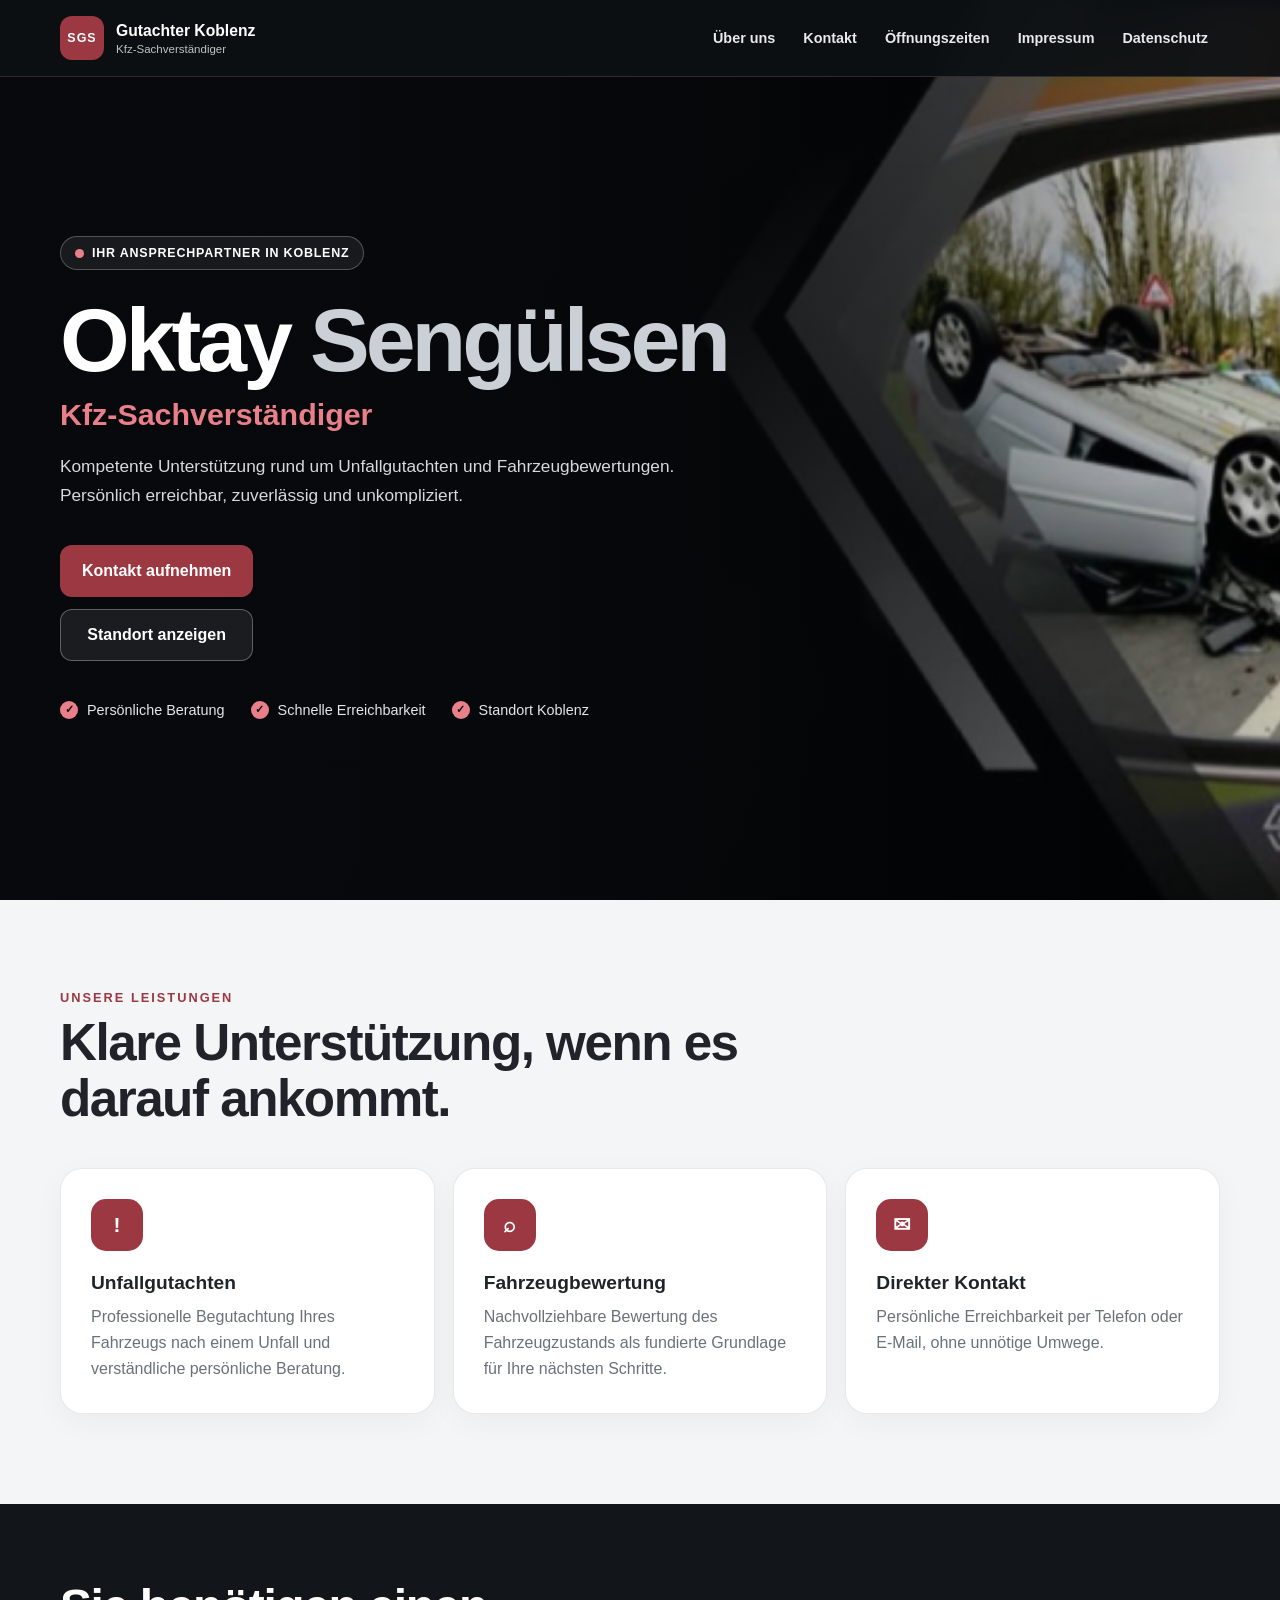
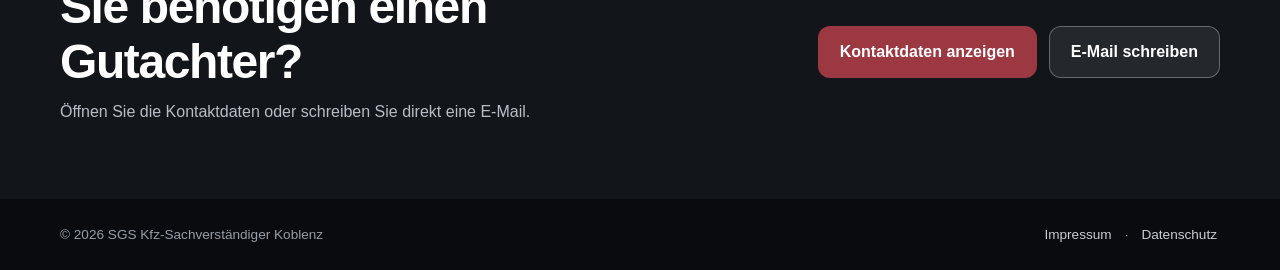
<file: index.Gutachter.html>
<!DOCTYPE html>
<html lang="de">

<head>
    <meta charset="UTF-8">

    <meta name="viewport" content="width=device-width, initial-scale=1.0">

    <meta name="description" content="SGS Kfz-Sachverständiger in Koblenz – Unfallgutachten, Fahrzeugbewertung und persönliche Beratung.">

    <title>SGS Gutachter Koblenz</title>

    <style>
         :root {
            --rot: #9c3842;
            --rot-dunkel: #72272e;
            --rot-hell: #e98089;
            --schwarz: #090b0e;
            --dunkel: #121519;
            --text: #20242a;
            --grau: #69717b;
            --hellgrau: #f4f5f6;
            --weiss: #ffffff;
            --schatten: 0 24px 70px rgba(0, 0, 0, 0.25);
        }
        
        * {
            box-sizing: border-box;
        }
        
        html {
            scroll-behavior: smooth;
        }
        
        body {
            margin: 0;
            min-width: 320px;
            overflow-x: hidden;
            font-family: Arial, Helvetica, sans-serif;
            color: var(--text);
            background: var(--weiss);
        }
        
        body.popup-offen {
            overflow: hidden;
        }
        
        button {
            font: inherit;
            cursor: pointer;
        }
        /* =====================================
           WILLKOMMENSANZEIGE
        ===================================== */
        
        .intro {
            position: fixed;
            inset: 0;
            z-index: 9999;
            display: flex;
            align-items: center;
            justify-content: center;
            color: var(--weiss);
            background: var(--schwarz);
            animation: introAusblenden 0.7s ease 1.7s forwards, introEntfernen 0s linear 2.4s forwards;
        }
        
        .intro-inhalt {
            padding: 25px;
            text-align: center;
            animation: introInhalt 0.7s ease;
        }
        
        .intro-logo {
            width: 82px;
            height: 82px;
            margin: 0 auto 22px;
            display: flex;
            align-items: center;
            justify-content: center;
            border: 2px solid rgba(255, 255, 255, 0.4);
            border-radius: 50%;
            font-weight: 800;
            letter-spacing: 2px;
        }
        
        .intro h2 {
            margin: 0;
            font-size: clamp(2rem, 6vw, 2.8rem);
        }
        
        .intro p {
            margin: 10px 0 0;
            color: #bbc0c7;
        }
        
        @keyframes introInhalt {
            from {
                opacity: 0;
                transform: translateY(18px);
            }
            to {
                opacity: 1;
                transform: translateY(0);
            }
        }
        
        @keyframes introAusblenden {
            to {
                opacity: 0;
                visibility: hidden;
            }
        }
        
        @keyframes introEntfernen {
            to {
                display: none;
                pointer-events: none;
            }
        }
        /* =====================================
           NAVIGATION
        ===================================== */
        
        header {
            position: fixed;
            top: 0;
            left: 0;
            z-index: 1000;
            width: 100%;
            border-bottom: 1px solid rgba(255, 255, 255, 0.12);
            background: rgba(13, 16, 20, 0.94);
            backdrop-filter: blur(14px);
        }
        
        .navigation {
            position: relative;
            width: min(1160px, calc(100% - 40px));
            min-height: 76px;
            margin: 0 auto;
            display: flex;
            align-items: center;
            justify-content: space-between;
            gap: 25px;
        }
        
        .logo {
            display: flex;
            align-items: center;
            gap: 12px;
            border: 0;
            padding: 0;
            color: var(--weiss);
            background: transparent;
            text-align: left;
        }
        
        .logo-symbol {
            width: 44px;
            height: 44px;
            display: flex;
            align-items: center;
            justify-content: center;
            flex-shrink: 0;
            border-radius: 12px;
            color: var(--weiss);
            background: var(--rot);
            font-size: 0.78rem;
            font-weight: 800;
            letter-spacing: 1px;
        }
        
        .logo-text {
            color: var(--weiss);
        }
        
        .logo-text strong {
            display: block;
            color: var(--weiss);
            font-size: 0.98rem;
            font-weight: 700;
        }
        
        .logo-text small {
            display: block;
            margin-top: 3px;
            color: #bdc2c9;
            font-size: 0.72rem;
        }
        
        nav {
            display: flex;
            align-items: center;
            gap: 4px;
        }
        
        nav button {
            min-height: 42px;
            padding: 0 12px;
            border: 0;
            border-radius: 9px;
            color: #e7e9ec;
            background: transparent;
            font-size: 0.9rem;
            font-weight: 600;
        }
        
        nav button:hover,
        nav button:focus-visible {
            color: var(--weiss);
            background: rgba(255, 255, 255, 0.1);
            outline: none;
        }
        
        .menue-button {
            display: none;
            width: 44px;
            height: 44px;
            align-items: center;
            justify-content: center;
            border: 1px solid rgba(255, 255, 255, 0.15);
            border-radius: 11px;
            color: var(--weiss);
            background: rgba(255, 255, 255, 0.08);
            font-size: 1.4rem;
        }
        /* =====================================
           STARTBEREICH
        ===================================== */
        
        .hero {
            position: relative;
            min-height: 100vh;
            display: flex;
            align-items: center;
            color: var(--weiss);
            background: linear-gradient( 90deg, rgba(7, 9, 12, 0.98) 0%, rgba(7, 9, 12, 0.91) 38%, rgba(7, 9, 12, 0.55) 67%, rgba(7, 9, 12, 0.18) 100%), url("Hintergrund.jpeg") center / cover no-repeat;
        }
        
        .hero-inhalt {
            position: relative;
            z-index: 2;
            width: min(1160px, calc(100% - 40px));
            margin: 0 auto;
            padding: 140px 0 85px;
        }
        
        .standort-hinweis {
            display: inline-flex;
            align-items: center;
            gap: 8px;
            padding: 9px 14px;
            border: 1px solid rgba(255, 255, 255, 0.25);
            border-radius: 999px;
            background: rgba(255, 255, 255, 0.07);
            font-size: 0.78rem;
            font-weight: 700;
            letter-spacing: 0.8px;
            text-transform: uppercase;
        }
        
        .standort-punkt {
            width: 9px;
            height: 9px;
            display: inline-block;
            border-radius: 50%;
            background: var(--rot-hell);
        }
        
        .hero h1 {
            max-width: 850px;
            margin: 27px 0 12px;
            color: var(--weiss);
            font-size: clamp(3.1rem, 7vw, 6rem);
            line-height: 0.98;
            letter-spacing: -4px;
        }
        
        .hero h1 span {
            color: #cbd0d6;
        }
        
        .hero h2 {
            margin: 0 0 20px;
            color: var(--rot-hell);
            font-size: clamp(1.35rem, 2.5vw, 1.9rem);
        }
        
        .hero-beschreibung {
            max-width: 640px;
            margin: 0;
            color: #d6d9de;
            font-size: 1.08rem;
            line-height: 1.7;
        }
        
        .hero-buttons {
            width: fit-content;
            display: flex;
            flex-direction: column;
            align-items: stretch;
            gap: 12px;
            margin-top: 34px;
        }
        
        .button {
            min-height: 52px;
            padding: 0 21px;
            display: inline-flex;
            align-items: center;
            justify-content: center;
            gap: 10px;
            border: 1px solid transparent;
            border-radius: 12px;
            text-decoration: none;
            font-weight: 700;
            transition: transform 0.2s ease, background 0.2s ease;
        }
        
        .button:hover {
            transform: translateY(-2px);
        }
        
        .button-rot {
            color: var(--weiss);
            background: var(--rot);
        }
        
        .button-rot:hover {
            background: var(--rot-dunkel);
        }
        
        .button-transparent {
            color: var(--weiss);
            border-color: rgba(255, 255, 255, 0.3);
            background: rgba(255, 255, 255, 0.08);
        }
        
        .button-transparent:hover {
            background: rgba(255, 255, 255, 0.16);
        }
        
        .vorteile {
            display: flex;
            flex-wrap: wrap;
            gap: 16px 26px;
            margin-top: 40px;
            color: #e3e6e9;
            font-size: 0.9rem;
        }
        
        .vorteile>span {
            display: inline-flex;
            align-items: center;
            gap: 9px;
        }
        
        .haken {
            width: 18px;
            height: 18px;
            display: inline-flex;
            align-items: center;
            justify-content: center;
            border-radius: 50%;
            color: var(--schwarz);
            background: var(--rot-hell);
            font-size: 0.7rem;
            font-weight: 900;
        }
        /* =====================================
           LEISTUNGEN
        ===================================== */
        
        .leistungen {
            padding: 90px 20px;
            background: var(--hellgrau);
        }
        
        .bereich-inhalt {
            width: min(1160px, 100%);
            margin: 0 auto;
        }
        
        .kleine-ueberschrift {
            margin: 0 0 10px;
            color: var(--rot);
            font-size: 0.8rem;
            font-weight: 800;
            letter-spacing: 2px;
            text-transform: uppercase;
        }
        
        .grosse-ueberschrift {
            max-width: 750px;
            margin: 0;
            font-size: clamp(2rem, 4vw, 3.2rem);
            line-height: 1.1;
            letter-spacing: -1.5px;
        }
        
        .karten {
            display: grid;
            grid-template-columns: repeat(3, 1fr);
            gap: 18px;
            margin-top: 40px;
        }
        
        .karte {
            padding: 30px;
            border: 1px solid rgba(18, 20, 23, 0.09);
            border-radius: 22px;
            background: var(--weiss);
            box-shadow: 0 8px 30px rgba(0, 0, 0, 0.04);
            transition: transform 0.25s ease, box-shadow 0.25s ease;
        }
        
        .karte:hover {
            transform: translateY(-5px);
            box-shadow: 0 18px 42px rgba(0, 0, 0, 0.09);
        }
        
        .karten-symbol {
            width: 52px;
            height: 52px;
            display: flex;
            align-items: center;
            justify-content: center;
            border-radius: 15px;
            color: var(--weiss);
            background: var(--rot);
            font-size: 1.3rem;
            font-weight: 700;
        }
        
        .karte h3 {
            margin: 21px 0 10px;
            font-size: 1.2rem;
        }
        
        .karte p {
            margin: 0;
            color: var(--grau);
            line-height: 1.65;
        }
        /* =====================================
           KONTAKTBEREICH
        ===================================== */
        
        .kontakt-bereich {
            padding: 75px 20px;
            color: var(--weiss);
            background: var(--dunkel);
        }
        
        .kontakt-inhalt {
            width: min(1160px, 100%);
            margin: 0 auto;
            display: flex;
            align-items: center;
            justify-content: space-between;
            gap: 35px;
        }
        
        .kontakt-text {
            max-width: 640px;
        }
        
        .kontakt-inhalt h2 {
            margin: 0 0 10px;
            font-size: clamp(1.9rem, 4vw, 3rem);
            letter-spacing: -1.4px;
        }
        
        .kontakt-inhalt p {
            margin: 0;
            color: #b9bec6;
            line-height: 1.6;
        }
        
        .kontakt-buttons {
            display: flex;
            flex-wrap: wrap;
            gap: 12px;
            flex-shrink: 0;
        }
        /* =====================================
           FOOTER
        ===================================== */
        
        footer {
            padding: 25px 20px;
            color: #979ea7;
            background: var(--schwarz);
            font-size: 0.85rem;
        }
        
        .footer-inhalt {
            width: min(1160px, 100%);
            margin: 0 auto;
            display: flex;
            align-items: center;
            justify-content: space-between;
            flex-wrap: wrap;
            gap: 20px;
        }
        
        .footer-links {
            display: flex;
            align-items: center;
            gap: 10px;
        }
        
        .footer-links button {
            padding: 3px;
            border: 0;
            color: #c9cdd2;
            background: transparent;
        }
        
        .footer-links button:hover {
            color: var(--weiss);
        }
        /* =====================================
           POP-UPS
        ===================================== */
        
        .popup-hintergrund {
            position: fixed;
            inset: 0;
            z-index: 3000;
            display: none;
            align-items: center;
            justify-content: center;
            padding: 20px;
            background: rgba(3, 5, 7, 0.82);
            backdrop-filter: blur(8px);
        }
        
        .popup-hintergrund.offen {
            display: flex;
        }
        
        .popup {
            position: relative;
            width: min(620px, 100%);
            max-height: 82vh;
            overflow-y: auto;
            padding: 32px;
            border-radius: 22px;
            background: var(--weiss);
            box-shadow: var(--schatten);
        }
        
        .popup-breit {
            width: min(780px, 100%);
        }
        
        .popup h2 {
            margin: 0 55px 22px 0;
            font-size: 1.8rem;
        }
        
        .popup h3 {
            margin: 27px 0 8px;
            font-size: 1.05rem;
        }
        
        .popup p {
            margin: 0 0 12px;
            color: #4f5660;
            line-height: 1.65;
        }
        
        .popup-schliessen {
            position: absolute;
            top: 18px;
            right: 18px;
            width: 42px;
            height: 42px;
            border: 0;
            border-radius: 50%;
            color: var(--text);
            background: var(--hellgrau);
            font-size: 1.3rem;
        }
        
        .popup-schliessen:hover {
            background: #e5e7e9;
        }
        
        .info-liste {
            display: grid;
            gap: 12px;
        }
        
        .info-zeile {
            display: flex;
            align-items: center;
            gap: 14px;
            padding: 16px;
            border-radius: 13px;
            background: var(--hellgrau);
        }
        
        .info-symbol {
            width: 38px;
            height: 38px;
            display: flex;
            align-items: center;
            justify-content: center;
            flex-shrink: 0;
            border-radius: 11px;
            color: var(--weiss);
            background: var(--rot);
        }
        
        .info-zeile small {
            display: block;
            margin-bottom: 4px;
            color: var(--grau);
        }
        
        .kontakt-link {
            padding: 0;
            border: 0;
            color: var(--text);
            background: transparent;
            font-weight: 700;
            text-align: left;
        }
        
        .kontakt-link:hover {
            color: var(--rot);
            text-decoration: underline;
        }
        
        .social-media {
            display: grid;
            grid-template-columns: repeat(2, 1fr);
            gap: 12px;
        }
        
        .social-link {
            min-height: 52px;
            border: 0;
            border-radius: 12px;
            color: var(--weiss);
            background: var(--dunkel);
            font-weight: 700;
        }
        
        .social-link:hover {
            background: var(--rot);
        }
        
        .oeffnungszeiten {
            width: 100%;
            border-collapse: collapse;
        }
        
        .oeffnungszeiten td {
            padding: 13px 6px;
            border-bottom: 1px solid rgba(18, 20, 23, 0.1);
        }
        
        .oeffnungszeiten td:last-child {
            text-align: right;
            font-weight: 700;
        }
        /* =====================================
           TABLET
        ===================================== */
        
        @media (max-width: 980px) {
            .menue-button {
                display: flex;
            }
            nav {
                position: absolute;
                top: calc(100% + 10px);
                right: 0;
                left: 0;
                display: none;
                flex-direction: column;
                align-items: stretch;
                gap: 4px;
                padding: 12px;
                border: 1px solid rgba(255, 255, 255, 0.12);
                border-radius: 16px;
                background: rgba(13, 16, 20, 0.99);
                box-shadow: var(--schatten);
            }
            nav.offen {
                display: flex;
            }
            nav button {
                width: 100%;
                min-height: 46px;
                padding: 0 14px;
                text-align: left;
            }
            .karten {
                grid-template-columns: 1fr;
            }
            .kontakt-inhalt {
                align-items: flex-start;
                flex-direction: column;
            }
        }
        /* =====================================
           SMARTPHONE
        ===================================== */
        
        @media (max-width: 600px) {
            .navigation {
                width: calc(100% - 28px);
                min-height: 70px;
            }
            .logo {
                gap: 9px;
            }
            .logo-symbol {
                width: 40px;
                height: 40px;
                border-radius: 10px;
            }
            .logo-text strong {
                font-size: 0.9rem;
            }
            .logo-text small {
                font-size: 0.65rem;
            }
            .menue-button {
                width: 42px;
                height: 42px;
            }
            nav {
                top: calc(100% + 8px);
            }
            .hero {
                min-height: 100svh;
                background-position: 65% center;
            }
            .hero::before {
                content: "";
                position: absolute;
                inset: 0;
                background: rgba(5, 7, 9, 0.28);
            }
            .hero-inhalt {
                width: calc(100% - 28px);
                padding: 115px 0 60px;
            }
            .standort-hinweis {
                padding: 8px 11px;
                font-size: 0.64rem;
                letter-spacing: 0.4px;
            }
            .hero h1 {
                margin-top: 21px;
                font-size: clamp(2.65rem, 14vw, 4.1rem);
                line-height: 1;
                letter-spacing: -2px;
            }
            .hero h2 {
                font-size: 1.22rem;
            }
            .hero-beschreibung {
                font-size: 0.98rem;
                line-height: 1.6;
            }
            .hero-buttons {
                width: 100%;
                margin-top: 28px;
            }
            .button {
                width: 100%;
            }
            .vorteile {
                flex-direction: column;
                gap: 12px;
                margin-top: 30px;
            }
            .leistungen {
                padding: 65px 14px;
            }
            .karten {
                margin-top: 30px;
            }
            .karte {
                padding: 24px;
            }
            .kontakt-bereich {
                padding: 60px 14px;
            }
            .kontakt-buttons {
                width: 100%;
                flex-direction: column;
            }
            footer {
                padding: 25px 14px;
            }
            .footer-inhalt {
                flex-direction: column;
                justify-content: center;
                text-align: center;
            }
            .popup-hintergrund {
                padding: 10px;
            }
            .popup {
                width: 100%;
                max-height: 88vh;
                padding: 25px 19px;
                border-radius: 18px;
            }
            .popup h2 {
                font-size: 1.55rem;
            }
            .social-media {
                grid-template-columns: 1fr;
            }
            .oeffnungszeiten td {
                font-size: 0.9rem;
            }
        }
        
        @media (max-width: 380px) {
            .logo-text small {
                display: none;
            }
            .hero h1 {
                font-size: 2.6rem;
            }
        }
        
        @media (prefers-reduced-motion: reduce) {
            .intro {
                animation: introAusblenden 0.1s linear 1.5s forwards, introEntfernen 0s linear 1.6s forwards;
            }
        }
    </style>
</head>

<body>

    <!-- WILLKOMMENSANZEIGE -->

    <div class="intro" id="intro">
        <div class="intro-inhalt">
            <div class="intro-logo">SGS</div>
            <h2>Willkommen</h2>
            <p>SGS Gutachter Koblenz</p>
        </div>
    </div>

    <!-- NAVIGATION -->

    <header>
        <div class="navigation">

            <button type="button" class="logo" id="logoButton" aria-label="Zur Startseite">

                <span class="logo-symbol">SGS</span>

                <span class="logo-text">
                    <strong>Gutachter Koblenz</strong>
                    <small>Kfz-Sachverständiger</small>
                </span>
            </button>

            <button class="menue-button" id="menueButton" type="button" aria-label="Menü öffnen" aria-expanded="false">

                <span id="menueSymbol">☰</span>
            </button>

            <nav id="navigation" aria-label="Hauptnavigation">

                <button type="button" data-popup="ueberUnsPopup">
                    Über uns
                </button>

                <button type="button" data-popup="kontaktPopup">
                    Kontakt
                </button>

                <button type="button" data-popup="oeffnungszeitenPopup">
                    Öffnungszeiten
                </button>

                <button type="button" data-popup="impressumPopup">
                    Impressum
                </button>

                <button type="button" data-popup="datenschutzPopup">
                    Datenschutz
                </button>

            </nav>

        </div>
    </header>

    <main>

        <!-- STARTBEREICH -->

        <section class="hero" id="start">
            <div class="hero-inhalt">

                <div class="standort-hinweis">
                    <span class="standort-punkt"></span> Ihr Ansprechpartner in Koblenz
                </div>

                <h1>
                    Oktay <span>Sengülsen</span>
                </h1>

                <h2>Kfz-Sachverständiger</h2>

                <p class="hero-beschreibung">
                    Kompetente Unterstützung rund um Unfallgutachten und Fahrzeugbewertungen. Persönlich erreichbar, zuverlässig und unkompliziert.
                </p>

                <div class="hero-buttons">

                    <button type="button" class="button button-rot" data-popup="kontaktPopup">

                        Kontakt aufnehmen
                    </button>

                    <button type="button" class="button button-transparent" id="standortButton">

                        Standort anzeigen
                    </button>

                </div>

                <div class="vorteile">

                    <span>
                        <span class="haken">✓</span> Persönliche Beratung
                    </span>

                    <span>
                        <span class="haken">✓</span> Schnelle Erreichbarkeit
                    </span>

                    <span>
                        <span class="haken">✓</span> Standort Koblenz
                    </span>

                </div>

            </div>
        </section>

        <!-- LEISTUNGEN -->

        <section class="leistungen">
            <div class="bereich-inhalt">

                <p class="kleine-ueberschrift">
                    Unsere Leistungen
                </p>

                <h2 class="grosse-ueberschrift">
                    Klare Unterstützung, wenn es darauf ankommt.
                </h2>

                <div class="karten">

                    <article class="karte">
                        <div class="karten-symbol">!</div>

                        <h3>Unfallgutachten</h3>

                        <p>
                            Professionelle Begutachtung Ihres Fahrzeugs nach einem Unfall und verständliche persönliche Beratung.
                        </p>
                    </article>

                    <article class="karte">
                        <div class="karten-symbol">⌕</div>

                        <h3>Fahrzeugbewertung</h3>

                        <p>
                            Nachvollziehbare Bewertung des Fahrzeugzustands als fundierte Grundlage für Ihre nächsten Schritte.
                        </p>
                    </article>

                    <article class="karte">
                        <div class="karten-symbol">✉</div>

                        <h3>Direkter Kontakt</h3>

                        <p>
                            Persönliche Erreichbarkeit per Telefon oder E-Mail, ohne unnötige Umwege.
                        </p>
                    </article>

                </div>

            </div>
        </section>

        <!-- KONTAKTBEREICH -->

        <section class="kontakt-bereich">
            <div class="kontakt-inhalt">

                <div class="kontakt-text">
                    <h2>Sie benötigen einen Gutachter?</h2>

                    <p>
                        Öffnen Sie die Kontaktdaten oder schreiben Sie direkt eine E-Mail.
                    </p>
                </div>

                <div class="kontakt-buttons">

                    <button type="button" class="button button-rot" data-popup="kontaktPopup">

                        Kontaktdaten anzeigen
                    </button>

                    <button type="button" class="button button-transparent" id="emailButton">

                        E-Mail schreiben
                    </button>

                </div>

            </div>
        </section>

    </main>

    <!-- FOOTER -->

    <footer>
        <div class="footer-inhalt">

            <span>
                © <span id="jahr"></span> SGS Kfz-Sachverständiger Koblenz
            </span>

            <div class="footer-links">

                <button type="button" data-popup="impressumPopup">
                    Impressum
                </button>

                <span>·</span>

                <button type="button" data-popup="datenschutzPopup">
                    Datenschutz
                </button>

            </div>

        </div>
    </footer>

    <!-- ÜBER UNS -->

    <div class="popup-hintergrund" id="ueberUnsPopup">
        <div class="popup">

            <button type="button" class="popup-schliessen" aria-label="Fenster schließen">

                ×
            </button>

            <h2>Über uns</h2>

            <p>
                SGS Gutachter Koblenz ist Ihr Ansprechpartner für Unfallgutachten und Fahrzeugbewertungen in Koblenz.
            </p>

            <p>
                Folgen Sie SGS Gutachter Koblenz auf Social Media.
            </p>

            <div class="social-media">

                <button type="button" class="social-link" id="tiktokButton">

                    TikTok
                </button>

                <button type="button" class="social-link" id="instagramButton">

                    Instagram
                </button>

            </div>

        </div>
    </div>

    <!-- KONTAKT -->

    <div class="popup-hintergrund" id="kontaktPopup">
        <div class="popup">

            <button type="button" class="popup-schliessen" aria-label="Fenster schließen">

                ×
            </button>

            <h2>Kontakt</h2>

            <div class="info-liste">

                <div class="info-zeile">
                    <span class="info-symbol">☎</span>

                    <div>
                        <small>Telefon</small>

                        <button type="button" class="kontakt-link" id="telefonButton">

                            +49 176 40388511
                        </button>
                    </div>
                </div>

                <div class="info-zeile">
                    <span class="info-symbol">✉</span>

                    <div>
                        <small>E-Mail</small>

                        <button type="button" class="kontakt-link" id="kontaktEmailButton">

                            info@sgs-gutachter.de
                        </button>
                    </div>
                </div>

                <div class="info-zeile">
                    <span class="info-symbol">●</span>

                    <div>
                        <small>Standort</small>

                        <button type="button" class="kontakt-link" id="kontaktStandortButton">

                            Josef-Cornelius-Str. 31, 56070 Koblenz
                        </button>
                    </div>
                </div>

            </div>

        </div>
    </div>

    <!-- ÖFFNUNGSZEITEN -->

    <div class="popup-hintergrund" id="oeffnungszeitenPopup">
        <div class="popup">

            <button type="button" class="popup-schliessen" aria-label="Fenster schließen">

                ×
            </button>

            <h2>Öffnungszeiten</h2>

            <table class="oeffnungszeiten">
                <tbody>
                    <tr>
                        <td>Montag</td>
                        <td>08:00 – 18:00</td>
                    </tr>

                    <tr>
                        <td>Dienstag</td>
                        <td>08:00 – 18:00</td>
                    </tr>

                    <tr>
                        <td>Mittwoch</td>
                        <td>08:00 – 18:00</td>
                    </tr>

                    <tr>
                        <td>Donnerstag</td>
                        <td>08:00 – 18:00</td>
                    </tr>

                    <tr>
                        <td>Freitag</td>
                        <td>08:00 – 18:00</td>
                    </tr>

                    <tr>
                        <td>Samstag</td>
                        <td>08:00 – 16:00</td>
                    </tr>

                    <tr>
                        <td>Sonntag</td>
                        <td>Geschlossen</td>
                    </tr>
                </tbody>
            </table>

        </div>
    </div>

    <!-- IMPRESSUM -->

    <div class="popup-hintergrund" id="impressumPopup">
        <div class="popup popup-breit">

            <button type="button" class="popup-schliessen" aria-label="Fenster schließen">

                ×
            </button>

            <h2>Impressum</h2>

            <h3>Angaben gemäß § 5 TMG</h3>

            <p>
                <strong>SGS Kfz-Sachverständiger Koblenz</strong><br> Oktay Sengülsen<br> Arenberger Str. 71<br> 56077 Koblenz
            </p>

            <h3>Kontakt</h3>

            <p>
                Telefon: 0176 40388511<br> E-Mail: info@sgs-gutachter.de
            </p>

            <h3>Vertreten durch</h3>

            <p>Oktay Sengülsen</p>

            <h3>Berufsbezeichnung</h3>

            <p>Kfz-Sachverständiger</p>

        </div>
    </div>

    <!-- DATENSCHUTZ -->

    <div class="popup-hintergrund" id="datenschutzPopup">
        <div class="popup popup-breit">

            <button type="button" class="popup-schliessen" aria-label="Fenster schließen">

                ×
            </button>

            <h2>Datenschutzerklärung</h2>

            <h3>1. Verantwortlicher</h3>

            <p>
                SGS Kfz-Sachverständiger Koblenz<br> Oktay Sengülsen<br> Arenberger Str. 71<br> 56077 Koblenz<br> E-Mail: info@sgs-gutachter.de
            </p>

            <h3>2. Verarbeitung personenbezogener Daten</h3>

            <p>
                Wir verarbeiten personenbezogene Daten, beispielsweise Name, Telefonnummer und E-Mail-Adresse, die Sie uns freiwillig per Telefon oder E-Mail mitteilen.
            </p>

            <h3>3. Zwecke der Datenverarbeitung</h3>

            <p>
                Die Verarbeitung erfolgt zur Kontaktaufnahme, Terminvereinbarung, Erstellung von Kfz-Gutachten, Rechnungsstellung und Abwicklung von Aufträgen.
            </p>

            <h3>4. Rechtsgrundlage</h3>

            <p>
                Die Verarbeitung erfolgt auf Grundlage von Art. 6 Abs. 1 lit. b DSGVO und Art. 6 Abs. 1 lit. f DSGVO.
            </p>

            <h3>5. Weitergabe von Daten</h3>

            <p>
                Eine Weitergabe kann im Rahmen des Gutachtens an Versicherungen, Rechtsanwälte oder eingesetzte Dienstleister erfolgen.
            </p>

            <h3>6. Externe Links</h3>

            <p>
                Die Website enthält externe Links zu Google Maps, TikTok und Instagram. Beim Öffnen gelten die Datenschutzbestimmungen des jeweiligen Anbieters.
            </p>

            <h3>7. Speicherdauer</h3>

            <p>
                Personenbezogene Daten werden nur so lange gespeichert, wie es für die Bearbeitung und gesetzliche Aufbewahrungsfristen erforderlich ist.
            </p>

            <h3>8. Rechte betroffener Personen</h3>

            <p>
                Betroffene Personen haben insbesondere Rechte auf Auskunft, Berichtigung, Löschung, Einschränkung der Verarbeitung, Datenübertragbarkeit und Widerspruch nach Maßgabe der DSGVO.
            </p>

            <h3>9. Beschwerderecht</h3>

            <p>
                Landesbeauftragter für den Datenschutz und die Informationsfreiheit Rheinland-Pfalz<br> Hintere Bleiche 34<br> 55116 Mainz
            </p>

        </div>
    </div>

    <script>
        const navigation =
            document.getElementById("navigation");

        const menueButton =
            document.getElementById("menueButton");

        const menueSymbol =
            document.getElementById("menueSymbol");

        document.getElementById("jahr").textContent =
            new Date().getFullYear();

        function menueSchliessen() {
            navigation.classList.remove("offen");
            menueButton.setAttribute("aria-expanded", "false");
            menueSymbol.textContent = "☰";
        }

        menueButton.addEventListener("click", function() {
            const istOffen =
                navigation.classList.toggle("offen");

            menueButton.setAttribute(
                "aria-expanded",
                String(istOffen)
            );

            menueSymbol.textContent =
                istOffen ? "×" : "☰";
        });

        document
            .getElementById("logoButton")
            .addEventListener("click", function() {
                document
                    .getElementById("start")
                    .scrollIntoView({
                        behavior: "smooth"
                    });

                menueSchliessen();
            });

        function popupOeffnen(popupId) {
            const popup =
                document.getElementById(popupId);

            if (!popup) {
                return;
            }

            popup.classList.add("offen");
            document.body.classList.add("popup-offen");
            menueSchliessen();
        }

        function popupSchliessen(popup) {
            if (!popup) {
                return;
            }

            popup.classList.remove("offen");
            document.body.classList.remove("popup-offen");
        }

        document
            .querySelectorAll("[data-popup]")
            .forEach(function(button) {
                button.addEventListener("click", function() {
                    popupOeffnen(
                        button.getAttribute("data-popup")
                    );
                });
            });

        document
            .querySelectorAll(".popup-schliessen")
            .forEach(function(button) {
                button.addEventListener("click", function() {
                    popupSchliessen(
                        button.closest(".popup-hintergrund")
                    );
                });
            });

        document
            .querySelectorAll(".popup-hintergrund")
            .forEach(function(hintergrund) {
                hintergrund.addEventListener(
                    "click",
                    function(event) {
                        if (event.target === hintergrund) {
                            popupSchliessen(hintergrund);
                        }
                    }
                );
            });

        document.addEventListener("keydown", function(event) {
            if (event.key === "Escape") {
                const offenesPopup =
                    document.querySelector(
                        ".popup-hintergrund.offen"
                    );

                if (offenesPopup) {
                    popupSchliessen(offenesPopup);
                } else {
                    menueSchliessen();
                }
            }
        });

        function telefonOeffnen() {
            window.location.href =
                "tel:" + "+4917640388511";
        }

        function emailOeffnen() {
            window.location.href =
                "mailto:" + "info@sgs-gutachter.de";
        }

        function standortOeffnen() {
            const adresse =
                "Josef-Cornelius-Str. 31, 56070 Koblenz";

            const mapsAdresse =
                "https:" +
                "//www.google.com/maps?q=" +
                encodeURIComponent(adresse);

            window.open(
                mapsAdresse,
                "_blank",
                "noopener,noreferrer"
            );
        }

        document
            .getElementById("telefonButton")
            .addEventListener("click", telefonOeffnen);

        document
            .getElementById("emailButton")
            .addEventListener("click", emailOeffnen);

        document
            .getElementById("kontaktEmailButton")
            .addEventListener("click", emailOeffnen);

        document
            .getElementById("standortButton")
            .addEventListener("click", standortOeffnen);

        document
            .getElementById("kontaktStandortButton")
            .addEventListener("click", standortOeffnen);

        document
            .getElementById("tiktokButton")
            .addEventListener("click", function() {
                const adresse =
                    "https:" +
                    "//www.tiktok.com/@sgs.gutachter.koblenz";

                window.open(
                    adresse,
                    "_blank",
                    "noopener,noreferrer"
                );
            });

        document
            .getElementById("instagramButton")
            .addEventListener("click", function() {
                const adresse =
                    "https:" +
                    "//www.instagram.com/sgs_kfz_gutachter";

                window.open(
                    adresse,
                    "_blank",
                    "noopener,noreferrer"
                );
            });

        window.addEventListener("resize", function() {
            if (window.innerWidth > 980) {
                menueSchliessen();
            }
        });
    </script>

</body>

</html>
</file>
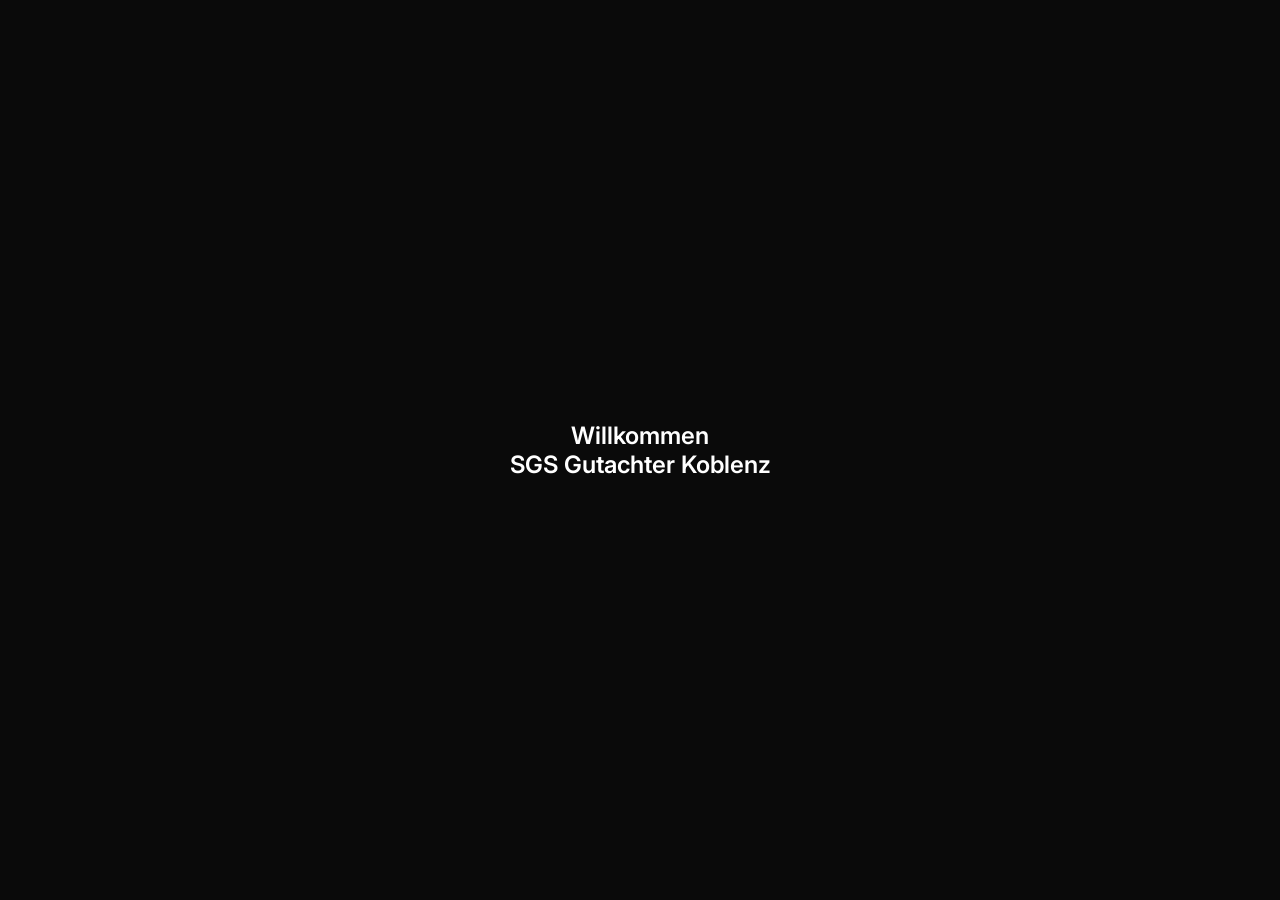
<file: index.gutfalsch.html>
<html lang="de">

<head>
    <meta charset="utf-8" />
    <meta name="viewport" content="width=device-width, initial-scale=1" />
    <meta name="description" content="KFZ Gutachter in Koblenz - SGS Kfz-Sachverständiger Oktay Sengülsen. Schnelle Unfallgutachten und professionelle Fahrzeugbewertung" />
    <title>SGS Gutachter Koblenz - SGS Sachverständiger</title>
    <link rel="preconnect" href="https://fonts.googleapis.com">
    <link rel="preconnect" href="https://fonts.gstatic.com" crossorigin>
    <link href="https://fonts.googleapis.com/css2?family=Inter:wght@300;400;500;600;700&display=swap" rel="stylesheet">
    <link rel="stylesheet" href="https://cdnjs.cloudflare.com/ajax/libs/font-awesome/6.5.0/css/all.min.css" />
    <Link rel="style.css" />
    <!-- <Link rel="stylesheet" href="index.Gutachter.style.css" /> -->
    <style>
        body {
            margin: 0;
            font-family: "Inter", sans-serif;
            background: #fff;
            color: #0a0a0a;
            overflow-x: hidden;
        }
        
        .intro {
            position: fixed;
            inset: 0;
            display: flex;
            flex-direction: column;
            justify-content: center;
            align-items: center;
            background: #0a0a0a;
            color: #fff;
            z-index: 9999;
            transition: opacity .8s ease, visibility .8s ease;
            font-size: 1.5rem;
            font-weight: 600;
            overflow: hidden;
        }
        
        .intro.is-hidden {
            opacity: 0;
            visibility: hidden;
        }
        
        header {
            position: fixed;
            top: 0;
            width: 100%;
            background: gray;
            display: flex;
            flex-direction: column;
            align-items: flex-start;
            padding: 14px 20px;
            z-index: 1000;
            color: #fff;
            box-sizing: border-box;
        }
        
        header .logo {
            font-weight: 700;
            font-size: 1.2rem;
            letter-spacing: 1px;
            margin-bottom: 10px;
        }
        
        header nav {
            display: flex;
            flex-wrap: wrap;
            gap: 10px;
            width: 100%;
        }
        
        header nav a {
            color: #fff;
            text-decoration: none;
            font-weight: 500;
            background: rgba(255, 255, 255, 0.12);
            padding: 8px 12px;
            border-radius: 8px;
            margin-left: 0;
            font-size: 0.95rem;
        }
        
        .hero {
            min-height: 100vh;
            background: url('Hintergrund.jpeg') no-repeat center/cover;
            display: flex;
            flex-direction: column;
            justify-content: center;
            align-items: flex-start;
            padding: 160px 20px 20px;
            color: #fff;
            background-blend-mode: multiply;
            background-color: rgba(0, 0, 0, 0.4);
            box-sizing: border-box;
        }
        
        .hero-image {
            width: 100%;
            height: auto;
        }
        
        .hero h1 {
            font-size: clamp(2rem, 5vw, 3rem);
            color: #969696;
            font-weight: 700;
            max-width: 600px;
        }
        
        .hero h2 {
            color: #8D323A;
        }
        
        .hero button {
            margin-top: 20px;
            background: #fff;
            color: #0a2342;
            border: none;
            padding: 14px 28px;
            font-size: 1rem;
            font-weight: 600;
            cursor: pointer;
            border-radius: 4px;
        }
        
        .hero button:hover {
            background: #e6e6e6;
        }
        
        .popup {
            display: none;
            position: fixed;
            top: 50%;
            left: 50%;
            transform: translate(-50%, -50%);
            background: #fff;
            padding: 10px;
            border-radius: 8px;
            box-shadow: 0 4px 15px rgba(0, 0, 0, 0.2);
            z-index: 2000;
            text-align: left;
            width: 300px;
            height: 200px;
            border: 1px solid #ccc;
            overflow-y: auto;
            overflow-x: hidden;
        }
        
        .popup h3 {
            margin-top: 0;
        }
        
        .popup i {
            margin-right: 8px;
            color: #0a2342;
        }
        
        .popup button {
            margin-top: 10px;
            background: #0a2342;
            color: #fff;
            border: none;
            padding: 10px 20px;
            border-radius: 4px;
            cursor: pointer;
        }
        
        .mail-btn {
            background-color: #8B0000;
            color: white;
            padding: 12px 24px;
            border: none;
            border-radius: 8px;
            cursor: pointer;
            font-size: 16px;
            font-weight: bold;
        }
        
        .mail-btn:hover {
            background-color: #a80000;
        }
        
        .social-btn {
            display: flex;
            align-items: center;
            margin-top: 8px;
            background: #f0f0f0;
            border: none;
            padding: 8px 14px;
            border-radius: 4px;
            cursor: pointer;
            font-weight: 500;
        }
        
        .social-btn i {
            font-size: 1.2rem;
        }
        
        @media (max-width: 600px) {
            header {
                padding: 12px 14px;
            }
            header .logo {
                font-size: 1.6rem;
                margin-bottom: 12px;
            }
            header nav {
                gap: 8px;
            }
            header nav a {
                font-size: 0.9rem;
                padding: 7px 10px;
            }
            .hero {
                padding-top: 170px;
            }
        }
    </style>
</head>

<body>
    <!-- In diesem Div Box ist das Willkommensintro  -->
    <div class="intro" id="intro">
        <div>Willkommen</div>
        <div>SGS Gutachter Koblenz</div>
    </div>

    <!-- Hier ist die Reihe von der Blauen Anzeige -->
    <header>
        <div class="logo">SGS GUTACHTER Koblenz</div>


        <nav>
            <a href="#" onclick="toggleUeberUnsPopup(event)"><i class="fas fa-user"></i> Über uns</a>
            <a href="#" onclick="toggleKontaktPopup(event)"><i class="fas fa-address-book"></i> Kontakt</a>
            <a href="#" onclick="toggleOefnungszeitenPopup(event)"><i class="fas fa-clock"></i> Öffnungszeiten</a>
            <a href="#" onclick="toggleImpressumPopup(event)"><i class="fas fa-book"></i> Impressum</a>
            <a href="#" onclick="toggleDatenschutzerklearungPopup(event)"><i class="fas fa-book"></i> Datenschutzerklärung </a>
        </nav>
    </header>


    <!-- Hier ist der Hauptbereich -->
    <section class="hero">
        <h1>Oktay Sengülsen</h1>
        <h2>KFZ-Sachverständiger</h2>
        <button onclick="window.location.href='tel:+49123456789'">Jetzt anrufen: +49 176 40388511</button>


        <!-- Neuer Standort-Button -->
        <button onclick="window.open('https://www.google.com/maps?q=Josef-Cornelius-Str.31 56070 Koblenz', '_blank')">📍 Standort: Koblenz</button>

    </section>


    <!-- Kategorien popup -->

    <div class="popup" id="ueberUnsPopup">
        <h3>Über uns</h3>
        <button class="social-btn" onclick="window.open('https://www.tiktok.com/@sgs.gutachter.koblenz','_blank')"><i class="fab fa-tiktok"></i> TikTok</button>
        <button class="social-btn" onclick="window.open('https://www.instagram.com/sgs_kfz_gutachter','_blank')"><i class="fab fa-instagram"></i> Instagram</button>
        <button onclick="toggleUeberUnsPopup()">Schließen</button>
    </div>

    <div class="popup" id="kontaktPopup">
        <h3>Kontakt</h3>
        <p><i class="fas fa-phone"></i> +49 176 40388511</p>
        <p><i class="fas fa-envelope"></i> info@sgs-gutachter.de</p>

        <!-- Button der dafür sorgt eine Email zu schreiben -->
        <button class="mail-btn" onclick="window.open(
        'https://mail.google.com/mail/?view=cm&fs=1&to=info@sgs-gutachter.de&su=Betreff&body=Hallo...',
          '_blank'
        )">
         Mit Gmail schreiben
        </button>

        <button onclick="toggleKontaktPopup()">Schließen</button>
    </div>

    <div class="popup" id="OefnungszeitenPopup">
        <h3>Öffnungszeiten</h3>
        <p> Montag: <strong> 08:00 - 18:00 </strong> </p>
        <P>Dienstag: <strong> 08:00 - 18:00 </strong> </P>
        <p>Mittwoch: <strong> 08:00 - 18:00 </strong> </p>
        <p>Donnerstag: <strong> 08:00 - 18:00 </strong> </p>
        <p>Freitag: <strong> 08:00 - 18:00 </strong> </p>
        <p>Samstag: <strong> 08:00 - 16:00 </strong> </p>
        <p>Sonntag: <strong> Geschlossen </strong></p>
        <button onclick="toggleOefnungszeitenPopup()">Schließen</button>
    </div>


    <div class="popup" id="ImpressumPopup">
        <h3>Impressum</h3>
        <h2>Angaben gemäß § 5 TMG</h2>
        <p><strong><u>SGS Kfz- KfZ-Sachverständiger Koblenz</u></strong></p>
        <p>Oktay Sengülsen</p>
        <p>Arenberger Str. 71, 56077 Kobkenz</p>

        <h4><strong><u>Kontakt:</u></strong></h4>
        <p>Telefon: 0176 40388511</p>
        <p>E-Mail: info@sgs-gutachter.de</p>

        <h4><strong><u>Vertreten durch:</u></strong></h4>
        <p>Oktay Sengülsen</p>

        <h4><strong><u>Berufsbezeichung</u></strong></h4>
        <p>KFZ-Sachverständiger</p>
        <button onclick="toggleImpressumPopup()">Schließen</button>
    </div>

    <div class="popup" id="DatenschutzerklearungPopup">
        <h3>Datenschutzerklärung</h3>
        <h4><strong><U>1. Verantwortlicher</U></strong></h4>
        <p>SGS Kfz-Sachverständiger Koblenz</p>
        <p>Oktay Sengülsen</p>
        <p>Arenberger Str. 71, 56077 Kobkenz</p>
        <p>Telefon: 0176 40388511</p>
        <p>E-Mail: info@sgs-gutachter.de</p>

        <h4><strong><u>2. Erhebung und Speicherung personenbezogener Daten</u></strong></h4>
        <p>Wir verarbeiten personenbezogene Daten (z.b Name,Telefonnumer,E-Mail-Adresse),die Sie uns freiwillig mitteilen etwa per Telefon oder E-Mail.</p>

        <h3><strong><u>3. Zwecke der Datenverarbeitung</u></strong></h3>
        <p>- zur Kontaktaufnahme und Terminvereinbarung</p>
        <p>- zur Erstellung von Kfz-Gutachten</p>
        <p>zur Rechnungsstellung und Abwicklung von Aufträgen</p>

        <h3><strong><u>4. Rechtsgrundlage</u></strong></h3>
        <p>Die Verarbeitung erfolgt auf Grundlage von Art.6 Abs. 1 lit. b DSGVO (Vertragserfüllung) und Art. 6 Abs. 1 lit. f DSGVO (berechtigtes Interersse).</p>

        <h3><strong><u>5. Weitergabe von Daten</u></strong></h3>
        <p>Ihre Daten werden nicht an Dritte weitergegeben, außer: </p>
        <p>- an Versicherungen / Rechtsanwälte im Rahmen des Gutachtens</p>
        <p>- an Dienstleister (z.b Webhosting) </p>

        <h3><strong><u>6. Nutzung von Google Maps / Social Media</u></strong></h3>
        <p>Unsere Website kann Dienste wie Google Maps oder Links zu Tiktok / Instagram enthalten. Bei Nutzung werden Daten (z.b IP-Adresse) an diese Anbieter übertragen. Die Datenschutzrichtlinien der Anbieter gelten zusätzlich</p>

        <h3><strong><u>7. Cookies</u></strong></h3>
        <p>Unsere Website verwendet ggf. Cookies, um die Nutzung zu verbessern. Sie können Cookies in ihrem Browser deaktivieren</p>

        <h3><strong><u>8. Speicherdauer</u></strong></h3>
        <p>Wir speichern personenbezogene Daten nur so lange, wie es für die Bearbeitung und gesetzliche Aufbewahrungsfristen erforderlich ist.</p>

        <h3><strong><u>9. Rechte der Betroffenen</u></strong></h3>
        <p>Sie haben das Recht auf:</p>
        <p>- Auskunft (Art. 15 DSGVO)</p>
        <p>- Berichtigung (Art 16 DSGVO)</p>
        <p>- Löschung (Art. 17 DSGVO)</p>
        <p>- Einschränlung der Verarbeitung (Art. 18 DSGVO)</p>
        <p>- Datenübertragungen (Art. 20 DSGVO)</p>
        <p>- Widerspruch (Art. 21 DSGVO)</p>

        <h3><strong><u>10. Beschwerderecht</u></strong></h3>
        <p>Sie können sich bei der zuständigen Datenschutzbehörde beschwären:</p>
        <p>Landesbeauftragte für den Datenschutz und die Informationsfreiheit Rheinland-Pfalz Hintere Bleiche 34 55116 Mainz</p>



        <button onclick="toggleDatenschutzerklearungPopup()">Schließen</button>
    </div>



    <script>
        setTimeout(() => document.getElementById('intro').classList.add('is-hidden'), 2000);

        function toggleKontaktPopup(e) {
            if (e) e.preventDefault();
            const popup = document.getElementById('kontaktPopup');
            popup.style.display = popup.style.display === 'block' ? 'none' : 'block';
        }

        function toggleUeberUnsPopup(e) {
            if (e) e.preventDefault();
            const popup = document.getElementById('ueberUnsPopup');
            popup.style.display = popup.style.display === 'block' ? 'none' : 'block';
        }

        function toggleOefnungszeitenPopup(e) {
            if (e) e.preventDefault();
            const popup = document.getElementById('OefnungszeitenPopup');
            popup.style.display = popup.style.display === 'block' ? 'none' : 'block';
        }

        function toggleImpressumPopup(e) {
            if (e) e.preventDefault();
            const popup = document.getElementById('ImpressumPopup');
            popup.style.display = popup.style.display === 'block' ? 'none' : 'block';
        }

        function toggleDatenschutzerklearungPopup(e) {
            if (e) e.preventDefault();
            const popup = document.getElementById('DatenschutzerklearungPopup');
            popup.style.display = popup.style.display === 'block' ? 'none' : 'block';
        }
    </script>
</body>

</html>
</file>
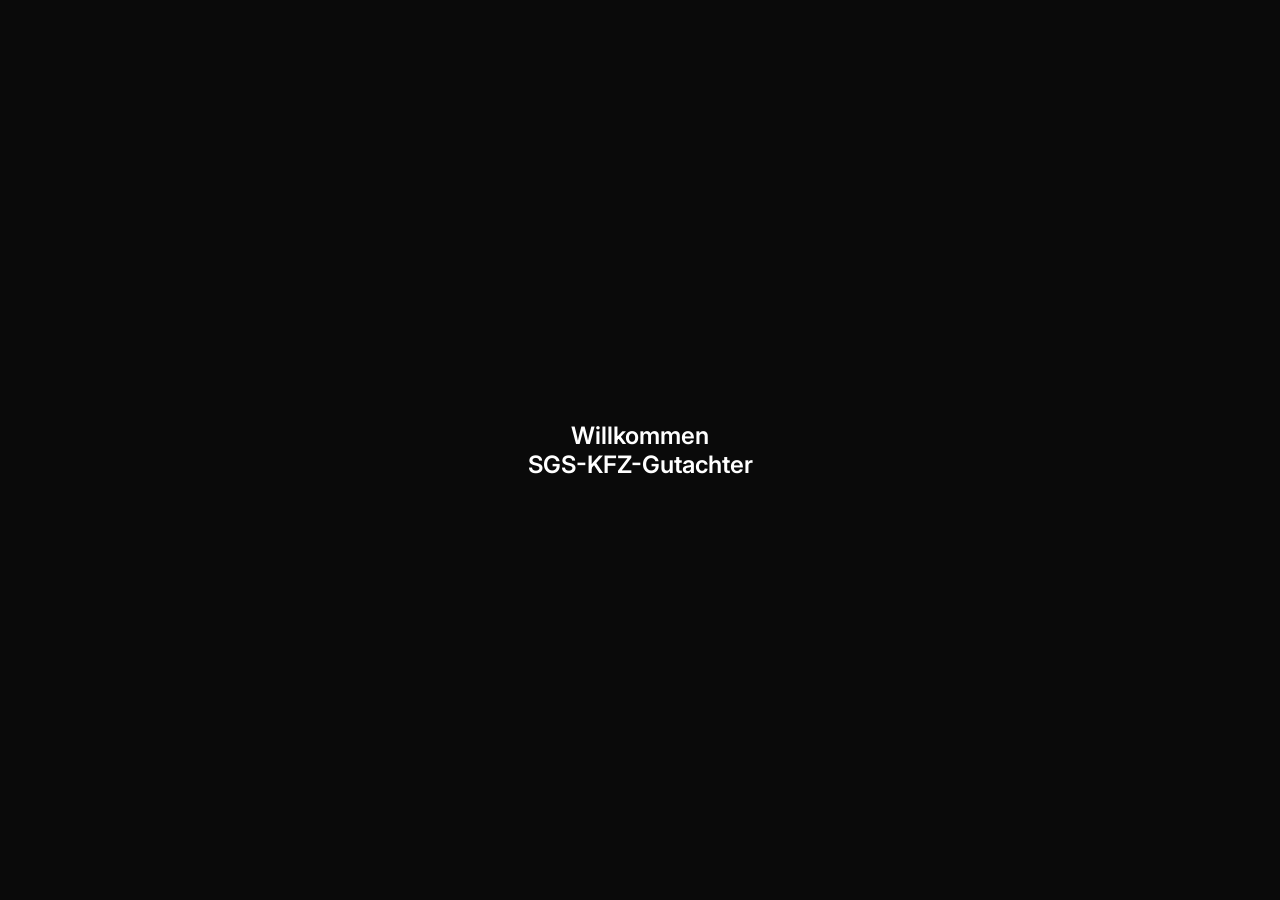
<file: index.marz.html>
<html lang="de">

<head>
    <meta charset="utf-8" />
    <meta name="viewport" content="width=device-width, initial-scale=1" />
    <title>SGS-Gutachter-Koblenz</title>
    <link rel="preconnect" href="https://fonts.googleapis.com">
    <link rel="preconnect" href="https://fonts.gstatic.com" crossorigin>
    <link href="https://fonts.googleapis.com/css2?family=Inter:wght@300;400;500;600;700&display=swap" rel="stylesheet">
    <link rel="stylesheet" href="https://cdnjs.cloudflare.com/ajax/libs/font-awesome/6.5.0/css/all.min.css" />
    <Link rel="style.css" />
    <!-- <Link rel="stylesheet" href="index.Gutachter.style.css" /> -->
    <style>
        body {
            margin: 0;
            font-family: "Inter", sans-serif;
            background: #fff;
            color: #0a0a0a;
            overflow-x: hidden;
        }
        
        .intro {
            position: fixed;
            inset: 0;
            display: flex;
            flex-direction: column;
            justify-content: center;
            align-items: center;
            background: #0a0a0a;
            color: #fff;
            z-index: 9999;
            transition: opacity .8s ease, visibility .8s ease;
            font-size: 1.5rem;
            font-weight: 600;
            overflow: hidden;
        }
        
        .intro.is-hidden {
            opacity: 0;
            visibility: hidden;
        }
        
        header {
            position: fixed;
            top: 0;
            width: 100%;
            background: gray;
            display: flex;
            flex-direction: column;
            align-items: flex-start;
            padding: 14px 20px;
            z-index: 1000;
            color: #fff;
            box-sizing: border-box;
        }
        
        header .logo {
            font-weight: 700;
            font-size: 1.2rem;
            letter-spacing: 1px;
            margin-bottom: 10px;
        }
        
        header nav {
            display: flex;
            flex-wrap: wrap;
            gap: 10px;
            width: 100%;
        }
        
        header nav a {
            color: #fff;
            text-decoration: none;
            font-weight: 500;
            background: rgba(255, 255, 255, 0.12);
            padding: 8px 12px;
            border-radius: 8px;
            margin-left: 0;
            font-size: 0.95rem;
        }
        
        .hero {
            min-height: 100vh;
            background: url('Hintergrund.jpeg') no-repeat center/cover;
            display: flex;
            flex-direction: column;
            justify-content: center;
            align-items: flex-start;
            padding: 160px 20px 20px;
            color: #fff;
            background-blend-mode: multiply;
            background-color: rgba(0, 0, 0, 0.4);
            box-sizing: border-box;
        }
        
        .hero-image {
            width: 100%;
            height: auto;
        }
        
        .hero h1 {
            font-size: clamp(2rem, 5vw, 3rem);
            color: #969696;
            font-weight: 700;
            max-width: 600px;
        }
        
        .hero h2 {
            color: #8D323A;
        }
        
        .hero button {
            margin-top: 20px;
            background: #fff;
            color: #0a2342;
            border: none;
            padding: 14px 28px;
            font-size: 1rem;
            font-weight: 600;
            cursor: pointer;
            border-radius: 4px;
        }
        
        .hero button:hover {
            background: #e6e6e6;
        }
        
        .popup {
            display: none;
            position: fixed;
            top: 50%;
            left: 50%;
            transform: translate(-50%, -50%);
            background: #fff;
            padding: 10px;
            border-radius: 8px;
            box-shadow: 0 4px 15px rgba(0, 0, 0, 0.2);
            z-index: 2000;
            text-align: left;
            width: 300px;
            height: 200px;
            border: 1px solid #ccc;
            overflow-y: auto;
            overflow-x: hidden;
        }
        
        .popup h3 {
            margin-top: 0;
        }
        
        .popup i {
            margin-right: 8px;
            color: #0a2342;
        }
        
        .popup button {
            margin-top: 10px;
            background: #0a2342;
            color: #fff;
            border: none;
            padding: 10px 20px;
            border-radius: 4px;
            cursor: pointer;
        }
        
        .mail-btn {
            background-color: #8B0000;
            color: white;
            padding: 12px 24px;
            border: none;
            border-radius: 8px;
            cursor: pointer;
            font-size: 16px;
            font-weight: bold;
        }
        
        .mail-btn:hover {
            background-color: #a80000;
        }
        
        .social-btn {
            display: flex;
            align-items: center;
            margin-top: 8px;
            background: #f0f0f0;
            border: none;
            padding: 8px 14px;
            border-radius: 4px;
            cursor: pointer;
            font-weight: 500;
        }
        
        .social-btn i {
            font-size: 1.2rem;
        }
        
        @media (max-width: 600px) {
            header {
                padding: 12px 14px;
            }
            header .logo {
                font-size: 1.6rem;
                margin-bottom: 12px;
            }
            header nav {
                gap: 8px;
            }
            header nav a {
                font-size: 0.9rem;
                padding: 7px 10px;
            }
            .hero {
                padding-top: 170px;
            }
        }
    </style>
</head>

<body>
    <!-- In diesem Div Box ist das Willkommensintro  -->
    <div class="intro" id="intro">
        <div>Willkommen</div>
        <div>SGS-KFZ-Gutachter</div>
    </div>

    <!-- Hier ist die Reihe von der Blauen Anzeige -->
    <header>
        <div class="logo">KFZ-GUTACHTER</div>


        <nav>
            <a href="#" onclick="toggleUeberUnsPopup(event)"><i class="fas fa-user"></i> Über uns</a>
            <a href="#" onclick="toggleKontaktPopup(event)"><i class="fas fa-address-book"></i> Kontakt</a>
            <a href="#" onclick="toggleOefnungszeitenPopup(event)"><i class="fas fa-clock"></i> Öffnungszeiten</a>
            <a href="#" onclick="toggleImpressumPopup(event)"><i class="fas fa-book"></i> Impressum</a>
            <a href="#" onclick="toggleDatenschutzerklearungPopup(event)"><i class="fas fa-book"></i> Datenschutzerklärung </a>
        </nav>
    </header>


    <!-- Hier ist der Hauptbereich -->
    <section class="hero">
        <h1>Oktay Sengülsen</h1>
        <h2>KFZ-Sachverständiger</h2>
        <button onclick="window.location.href='tel:+49123456789'">Jetzt anrufen: +49 176 40388511</button>


        <!-- Neuer Standort-Button -->
        <button onclick="window.open('https://www.google.com/maps?q=Josef-Cornelius-Str.31 56070 Koblenz', '_blank')">📍 Standort: Koblenz</button>

    </section>


    <!-- Kategorien popup -->

    <div class="popup" id="ueberUnsPopup">
        <h3>Über uns</h3>
        <button class="social-btn" onclick="window.open('https://www.tiktok.com/@sgs.gutachter.koblenz','_blank')"><i class="fab fa-tiktok"></i> TikTok</button>
        <button class="social-btn" onclick="window.open('https://www.instagram.com/sgs_kfz_gutachter','_blank')"><i class="fab fa-instagram"></i> Instagram</button>
        <button onclick="toggleUeberUnsPopup()">Schließen</button>
    </div>

    <div class="popup" id="kontaktPopup">
        <h3>Kontakt</h3>
        <p><i class="fas fa-phone"></i> +49 176 40388511</p>
        <p><i class="fas fa-envelope"></i> info@sgs-gutachter.de</p>

        <!-- Button der dafür sorgt eine Email zu schreiben -->
        <button class="mail-btn" onclick="window.open(
        'https://mail.google.com/mail/?view=cm&fs=1&to=info@sgs-gutachter.de&su=Betreff&body=Hallo...',
          '_blank'
        )">
         Mit Gmail schreiben
        </button>

        <button onclick="toggleKontaktPopup()">Schließen</button>
    </div>

    <div class="popup" id="OefnungszeitenPopup">
        <h3>Öffnungszeiten</h3>
        <p> Montag: <strong> 08:00 - 18:00 </strong> </p>
        <P>Dienstag: <strong> 08:00 - 18:00 </strong> </P>
        <p>Mittwoch: <strong> 08:00 - 18:00 </strong> </p>
        <p>Donnerstag: <strong> 08:00 - 18:00 </strong> </p>
        <p>Freitag: <strong> 08:00 - 18:00 </strong> </p>
        <p>Samstag: <strong> 08:00 - 16:00 </strong> </p>
        <p>Sonntag: <strong> Geschlossen </strong></p>
        <button onclick="toggleOefnungszeitenPopup()">Schließen</button>
    </div>


    <div class="popup" id="ImpressumPopup">
        <h3>Impressum</h3>
        <h2>Angaben gemäß § 5 TMG</h2>
        <p><strong><u>SGS Kfz- KfZ-Sachverständiger Koblenz</u></strong></p>
        <p>Oktay Sengülsen</p>
        <p>Arenberger Str. 71, 56077 Kobkenz</p>

        <h4><strong><u>Kontakt:</u></strong></h4>
        <p>Telefon: 0176 40388511</p>
        <p>E-Mail: info@sgs-gutachter.de</p>

        <h4><strong><u>Vertreten durch:</u></strong></h4>
        <p>Oktay Sengülsen</p>

        <h4><strong><u>Berufsbezeichung</u></strong></h4>
        <p>KFZ-Sachverständiger</p>
        <button onclick="toggleImpressumPopup()">Schließen</button>
    </div>

    <div class="popup" id="DatenschutzerklearungPopup">
        <h3>Datenschutzerklärung</h3>
        <h4><strong><U>1. Verantwortlicher</U></strong></h4>
        <p>SGS Kfz-Sachverständiger Koblenz</p>
        <p>Oktay Sengülsen</p>
        <p>Arenberger Str. 71, 56077 Kobkenz</p>
        <p>Telefon: 0176 40388511</p>
        <p>E-Mail: info@sgs-gutachter.de</p>

        <h4><strong><u>2. Erhebung und Speicherung personenbezogener Daten</u></strong></h4>
        <p>Wir verarbeiten personenbezogene Daten (z.b Name,Telefonnumer,E-Mail-Adresse),die Sie uns freiwillig mitteilen etwa per Telefon oder E-Mail.</p>

        <h3><strong><u>3. Zwecke der Datenverarbeitung</u></strong></h3>
        <p>- zur Kontaktaufnahme und Terminvereinbarung</p>
        <p>- zur Erstellung von Kfz-Gutachten</p>
        <p>zur Rechnungsstellung und Abwicklung von Aufträgen</p>

        <h3><strong><u>4. Rechtsgrundlage</u></strong></h3>
        <p>Die Verarbeitung erfolgt auf Grundlage von Art.6 Abs. 1 lit. b DSGVO (Vertragserfüllung) und Art. 6 Abs. 1 lit. f DSGVO (berechtigtes Interersse).</p>

        <h3><strong><u>5. Weitergabe von Daten</u></strong></h3>
        <p>Ihre Daten werden nicht an Dritte weitergegeben, außer: </p>
        <p>- an Versicherungen / Rechtsanwälte im Rahmen des Gutachtens</p>
        <p>- an Dienstleister (z.b Webhosting) </p>

        <h3><strong><u>6. Nutzung von Google Maps / Social Media</u></strong></h3>
        <p>Unsere Website kann Dienste wie Google Maps oder Links zu Tiktok / Instagram enthalten. Bei Nutzung werden Daten (z.b IP-Adresse) an diese Anbieter übertragen. Die Datenschutzrichtlinien der Anbieter gelten zusätzlich</p>

        <h3><strong><u>7. Cookies</u></strong></h3>
        <p>Unsere Website verwendet ggf. Cookies, um die Nutzung zu verbessern. Sie können Cookies in ihrem Browser deaktivieren</p>

        <h3><strong><u>8. Speicherdauer</u></strong></h3>
        <p>Wir speichern personenbezogene Daten nur so lange, wie es für die Bearbeitung und gesetzliche Aufbewahrungsfristen erforderlich ist.</p>

        <h3><strong><u>9. Rechte der Betroffenen</u></strong></h3>
        <p>Sie haben das Recht auf:</p>
        <p>- Auskunft (Art. 15 DSGVO)</p>
        <p>- Berichtigung (Art 16 DSGVO)</p>
        <p>- Löschung (Art. 17 DSGVO)</p>
        <p>- Einschränlung der Verarbeitung (Art. 18 DSGVO)</p>
        <p>- Datenübertragungen (Art. 20 DSGVO)</p>
        <p>- Widerspruch (Art. 21 DSGVO)</p>

        <h3><strong><u>10. Beschwerderecht</u></strong></h3>
        <p>Sie können sich bei der zuständigen Datenschutzbehörde beschwären:</p>
        <p>Landesbeauftragte für den Datenschutz und die Informationsfreiheit Rheinland-Pfalz Hintere Bleiche 34 55116 Mainz</p>



        <button onclick="toggleDatenschutzerklearungPopup()">Schließen</button>
    </div>



    <script>
        setTimeout(() => document.getElementById('intro').classList.add('is-hidden'), 2000);

        function toggleKontaktPopup(e) {
            if (e) e.preventDefault();
            const popup = document.getElementById('kontaktPopup');
            popup.style.display = popup.style.display === 'block' ? 'none' : 'block';
        }

        function toggleUeberUnsPopup(e) {
            if (e) e.preventDefault();
            const popup = document.getElementById('ueberUnsPopup');
            popup.style.display = popup.style.display === 'block' ? 'none' : 'block';
        }

        function toggleOefnungszeitenPopup(e) {
            if (e) e.preventDefault();
            const popup = document.getElementById('OefnungszeitenPopup');
            popup.style.display = popup.style.display === 'block' ? 'none' : 'block';
        }

        function toggleImpressumPopup(e) {
            if (e) e.preventDefault();
            const popup = document.getElementById('ImpressumPopup');
            popup.style.display = popup.style.display === 'block' ? 'none' : 'block';
        }

        function toggleDatenschutzerklearungPopup(e) {
            if (e) e.preventDefault();
            const popup = document.getElementById('DatenschutzerklearungPopup');
            popup.style.display = popup.style.display === 'block' ? 'none' : 'block';
        }
    </script>
</body>

</html>
</file>
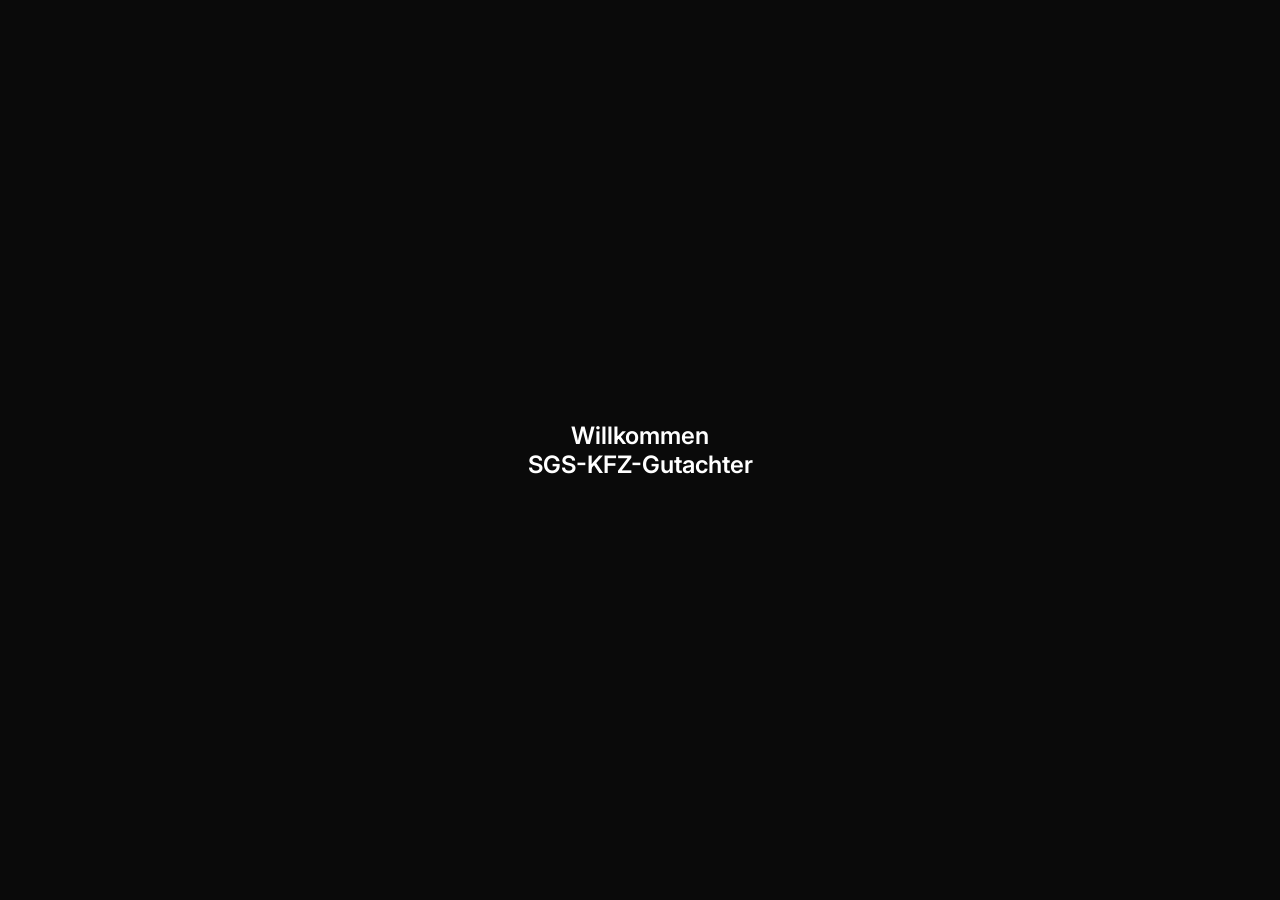
<file: index.neu.alt.html>
<html lang="de">

<head>
    <meta charset="utf-8" />
    <meta name="viewport" content="width=device-width, initial-scale=1" />
    <title>KFZ Gutachten Test</title>
    <link rel="preconnect" href="https://fonts.googleapis.com">
    <link rel="preconnect" href="https://fonts.gstatic.com" crossorigin>
    <link href="https://fonts.googleapis.com/css2?family=Inter:wght@300;400;500;600;700&display=swap" rel="stylesheet">
    <link rel="stylesheet" href="https://cdnjs.cloudflare.com/ajax/libs/font-awesome/6.5.0/css/all.min.css" />
    <Link rel="style.css" />
    <!-- <Link rel="stylesheet" href="index.Gutachter.style.css" /> -->
    <style>
        body {
            margin: 0;
            font-family: "Inter", sans-serif;
            background: #fff;
            color: #0a0a0a;
            overflow-x: hidden;
        }
        
        .intro {
            position: fixed;
            inset: 0;
            display: flex;
            flex-direction: column;
            justify-content: center;
            align-items: center;
            background: #0a0a0a;
            color: #fff;
            z-index: 9999;
            transition: opacity .8s ease, visibility .8s ease;
            font-size: 1.5rem;
            font-weight: 600;
            overflow: hidden;
        }
        
        .intro.is-hidden {
            opacity: 0;
            visibility: hidden;
        }
        
        header {
            position: fixed;
            top: 0;
            width: 100%;
            background: gray;
            display: flex;
            flex-direction: column;
            align-items: flex-start;
            padding: 14px 20px;
            z-index: 1000;
            color: #fff;
            box-sizing: border-box;
        }
        
        header .logo {
            font-weight: 700;
            font-size: 1.2rem;
            letter-spacing: 1px;
            margin-bottom: 10px;
        }
        
        header nav {
            display: flex;
            flex-wrap: wrap;
            gap: 10px;
            width: 100%;
        }
        
        header nav a {
            color: #fff;
            text-decoration: none;
            font-weight: 500;
            background: rgba(255, 255, 255, 0.12);
            padding: 8px 12px;
            border-radius: 8px;
            margin-left: 0;
            font-size: 0.95rem;
        }
        
        .hero {
            min-height: 100vh;
            background: url('Hintergrund.jpeg') no-repeat center/cover;
            display: flex;
            flex-direction: column;
            justify-content: center;
            align-items: flex-start;
            padding: 160px 20px 20px;
            color: #fff;
            background-blend-mode: multiply;
            background-color: rgba(0, 0, 0, 0.4);
            box-sizing: border-box;
        }
        
        .hero-image {
            width: 100%;
            height: auto;
        }
        
        .hero h1 {
            font-size: clamp(2rem, 5vw, 3rem);
            color: #969696;
            font-weight: 700;
            max-width: 600px;
        }
        
        .hero h2 {
            color: #8D323A;
        }
        
        .hero button {
            margin-top: 20px;
            background: #fff;
            color: #0a2342;
            border: none;
            padding: 14px 28px;
            font-size: 1rem;
            font-weight: 600;
            cursor: pointer;
            border-radius: 4px;
        }
        
        .hero button:hover {
            background: #e6e6e6;
        }
        
        .popup {
            display: none;
            position: fixed;
            top: 50%;
            left: 50%;
            transform: translate(-50%, -50%);
            background: #fff;
            padding: 10px;
            border-radius: 8px;
            box-shadow: 0 4px 15px rgba(0, 0, 0, 0.2);
            z-index: 2000;
            text-align: left;
            width: 300px;
            height: 200px;
            border: 1px solid #ccc;
            overflow-y: auto;
            overflow-x: hidden;
        }
        
        .popup h3 {
            margin-top: 0;
        }
        
        .popup i {
            margin-right: 8px;
            color: #0a2342;
        }
        
        .popup button {
            margin-top: 10px;
            background: #0a2342;
            color: #fff;
            border: none;
            padding: 10px 20px;
            border-radius: 4px;
            cursor: pointer;
        }
        
        .mail-btn {
            background-color: #8B0000;
            color: white;
            padding: 12px 24px;
            border: none;
            border-radius: 8px;
            cursor: pointer;
            font-size: 16px;
            font-weight: bold;
        }
        
        .mail-btn:hover {
            background-color: #a80000;
        }
        
        .social-btn {
            display: flex;
            align-items: center;
            margin-top: 8px;
            background: #f0f0f0;
            border: none;
            padding: 8px 14px;
            border-radius: 4px;
            cursor: pointer;
            font-weight: 500;
        }
        
        .social-btn i {
            font-size: 1.2rem;
        }
        
        @media (max-width: 600px) {
            header {
                padding: 12px 14px;
            }
            header .logo {
                font-size: 1.6rem;
                margin-bottom: 12px;
            }
            header nav {
                gap: 8px;
            }
            header nav a {
                font-size: 0.9rem;
                padding: 7px 10px;
            }
            .hero {
                padding-top: 170px;
            }
        }
    </style>
</head>

<body>
    <!-- In diesem Div Box ist das Willkommensintro  -->
    <div class="intro" id="intro">
        <div>Willkommen</div>
        <div>SGS-KFZ-Gutachter</div>
    </div>

    <!-- Hier ist die Reihe von der Blauen Anzeige -->
    <header>
        <div class="logo">KFZ-GUTACHTER</div>


        <nav>
            <a href="#" onclick="toggleUeberUnsPopup(event)"><i class="fas fa-user"></i> Über uns</a>
            <a href="#" onclick="toggleKontaktPopup(event)"><i class="fas fa-address-book"></i> Kontakt</a>
            <a href="#" onclick="toggleOefnungszeitenPopup(event)"><i class="fas fa-clock"></i> Öffnungszeiten</a>
            <a href="#" onclick="toggleImpressumPopup(event)"><i class="fas fa-book"></i> Impressum</a>
            <a href="#" onclick="toggleDatenschutzerklearungPopup(event)"><i class="fas fa-book"></i> Datenschutzerklärung </a>
        </nav>
    </header>


    <!-- Hier ist der Hauptbereich -->
    <section class="hero">
        <h1>Oktay Sengülsen</h1>
        <h2>KFZ-Sachverständiger</h2>
        <button onclick="window.location.href='tel:+49123456789'">Jetzt anrufen: +49 176 40388511</button>


        <!-- Neuer Standort-Button -->
        <button onclick="window.open('https://www.google.com/maps?q=Josef-Cornelius-Str.31 56070 Koblenz', '_blank')">📍 Standort: Koblenz</button>

    </section>


    <!-- Kategorien popup -->

    <div class="popup" id="ueberUnsPopup">
        <h3>Über uns</h3>
        <button class="social-btn" onclick="window.open('https://www.tiktok.com/@sgs.gutachter.koblenz','_blank')"><i class="fab fa-tiktok"></i> TikTok</button>
        <button class="social-btn" onclick="window.open('https://www.instagram.com/sgs_kfz_gutachter','_blank')"><i class="fab fa-instagram"></i> Instagram</button>
        <button onclick="toggleUeberUnsPopup()">Schließen</button>
    </div>

    <div class="popup" id="kontaktPopup">
        <h3>Kontakt</h3>
        <p><i class="fas fa-phone"></i> +49 176 40388511</p>
        <p><i class="fas fa-envelope"></i> info@sgs-gutachter.de</p>

        <!-- Button der dafür sorgt eine Email zu schreiben -->
        <button class="mail-btn" onclick="window.open(
        'https://mail.google.com/mail/?view=cm&fs=1&to=info@sgs-gutachter.de&su=Betreff&body=Hallo...',
          '_blank'
        )">
         Mit Gmail schreiben
        </button>

        <button onclick="toggleKontaktPopup()">Schließen</button>
    </div>

    <div class="popup" id="OefnungszeitenPopup">
        <h3>Öffnungszeiten</h3>
        <p> Montag: <strong> 08:00 - 18:00 </strong> </p>
        <P>Dienstag: <strong> 08:00 - 18:00 </strong> </P>
        <p>Mittwoch: <strong> 08:00 - 18:00 </strong> </p>
        <p>Donnerstag: <strong> 08:00 - 18:00 </strong> </p>
        <p>Freitag: <strong> 08:00 - 18:00 </strong> </p>
        <p>Samstag: <strong> 08:00 - 16:00 </strong> </p>
        <p>Sonntag: <strong> Geschlossen </strong></p>
        <button onclick="toggleOefnungszeitenPopup()">Schließen</button>
    </div>


    <div class="popup" id="ImpressumPopup">
        <h3>Impressum</h3>
        <h2>Angaben gemäß § 5 TMG</h2>
        <p><strong><u>SGS Kfz- KfZ-Sachverständiger Koblenz</u></strong></p>
        <p>Oktay Sengülsen</p>
        <p>Arenberger Str. 71, 56077 Kobkenz</p>

        <h4><strong><u>Kontakt:</u></strong></h4>
        <p>Telefon: 0176 40388511</p>
        <p>E-Mail: info@sgs-gutachter.de</p>

        <h4><strong><u>Vertreten durch:</u></strong></h4>
        <p>Oktay Sengülsen</p>

        <h4><strong><u>Berufsbezeichung</u></strong></h4>
        <p>KFZ-Sachverständiger</p>
        <button onclick="toggleImpressumPopup()">Schließen</button>
    </div>

    <div class="popup" id="DatenschutzerklearungPopup">
        <h3>Datenschutzerklärung</h3>
        <h4><strong><U>1. Verantwortlicher</U></strong></h4>
        <p>SGS Kfz-Sachverständiger Koblenz</p>
        <p>Oktay Sengülsen</p>
        <p>Arenberger Str. 71, 56077 Kobkenz</p>
        <p>Telefon: 0176 40388511</p>
        <p>E-Mail: info@sgs-gutachter.de</p>

        <h4><strong><u>2. Erhebung und Speicherung personenbezogener Daten</u></strong></h4>
        <p>Wir verarbeiten personenbezogene Daten (z.b Name,Telefonnumer,E-Mail-Adresse),die Sie uns freiwillig mitteilen etwa per Telefon oder E-Mail.</p>

        <h3><strong><u>3. Zwecke der Datenverarbeitung</u></strong></h3>
        <p>- zur Kontaktaufnahme und Terminvereinbarung</p>
        <p>- zur Erstellung von Kfz-Gutachten</p>
        <p>zur Rechnungsstellung und Abwicklung von Aufträgen</p>

        <h3><strong><u>4. Rechtsgrundlage</u></strong></h3>
        <p>Die Verarbeitung erfolgt auf Grundlage von Art.6 Abs. 1 lit. b DSGVO (Vertragserfüllung) und Art. 6 Abs. 1 lit. f DSGVO (berechtigtes Interersse).</p>

        <h3><strong><u>5. Weitergabe von Daten</u></strong></h3>
        <p>Ihre Daten werden nicht an Dritte weitergegeben, außer: </p>
        <p>- an Versicherungen / Rechtsanwälte im Rahmen des Gutachtens</p>
        <p>- an Dienstleister (z.b Webhosting) </p>

        <h3><strong><u>6. Nutzung von Google Maps / Social Media</u></strong></h3>
        <p>Unsere Website kann Dienste wie Google Maps oder Links zu Tiktok / Instagram enthalten. Bei Nutzung werden Daten (z.b IP-Adresse) an diese Anbieter übertragen. Die Datenschutzrichtlinien der Anbieter gelten zusätzlich</p>

        <h3><strong><u>7. Cookies</u></strong></h3>
        <p>Unsere Website verwendet ggf. Cookies, um die Nutzung zu verbessern. Sie können Cookies in ihrem Browser deaktivieren</p>

        <h3><strong><u>8. Speicherdauer</u></strong></h3>
        <p>Wir speichern personenbezogene Daten nur so lange, wie es für die Bearbeitung und gesetzliche Aufbewahrungsfristen erforderlich ist.</p>

        <h3><strong><u>9. Rechte der Betroffenen</u></strong></h3>
        <p>Sie haben das Recht auf:</p>
        <p>- Auskunft (Art. 15 DSGVO)</p>
        <p>- Berichtigung (Art 16 DSGVO)</p>
        <p>- Löschung (Art. 17 DSGVO)</p>
        <p>- Einschränlung der Verarbeitung (Art. 18 DSGVO)</p>
        <p>- Datenübertragungen (Art. 20 DSGVO)</p>
        <p>- Widerspruch (Art. 21 DSGVO)</p>

        <h3><strong><u>10. Beschwerderecht</u></strong></h3>
        <p>Sie können sich bei der zuständigen Datenschutzbehörde beschwären:</p>
        <p>Landesbeauftragte für den Datenschutz und die Informationsfreiheit Rheinland-Pfalz Hintere Bleiche 34 55116 Mainz</p>



        <button onclick="toggleDatenschutzerklearungPopup()">Schließen</button>
    </div>



    <script>
        setTimeout(() => document.getElementById('intro').classList.add('is-hidden'), 2000);

        function toggleKontaktPopup(e) {
            if (e) e.preventDefault();
            const popup = document.getElementById('kontaktPopup');
            popup.style.display = popup.style.display === 'block' ? 'none' : 'block';
        }

        function toggleUeberUnsPopup(e) {
            if (e) e.preventDefault();
            const popup = document.getElementById('ueberUnsPopup');
            popup.style.display = popup.style.display === 'block' ? 'none' : 'block';
        }

        function toggleOefnungszeitenPopup(e) {
            if (e) e.preventDefault();
            const popup = document.getElementById('OefnungszeitenPopup');
            popup.style.display = popup.style.display === 'block' ? 'none' : 'block';
        }

        function toggleImpressumPopup(e) {
            if (e) e.preventDefault();
            const popup = document.getElementById('ImpressumPopup');
            popup.style.display = popup.style.display === 'block' ? 'none' : 'block';
        }

        function toggleDatenschutzerklearungPopup(e) {
            if (e) e.preventDefault();
            const popup = document.getElementById('DatenschutzerklearungPopup');
            popup.style.display = popup.style.display === 'block' ? 'none' : 'block';
        }
    </script>
</body>

</html>
</file>
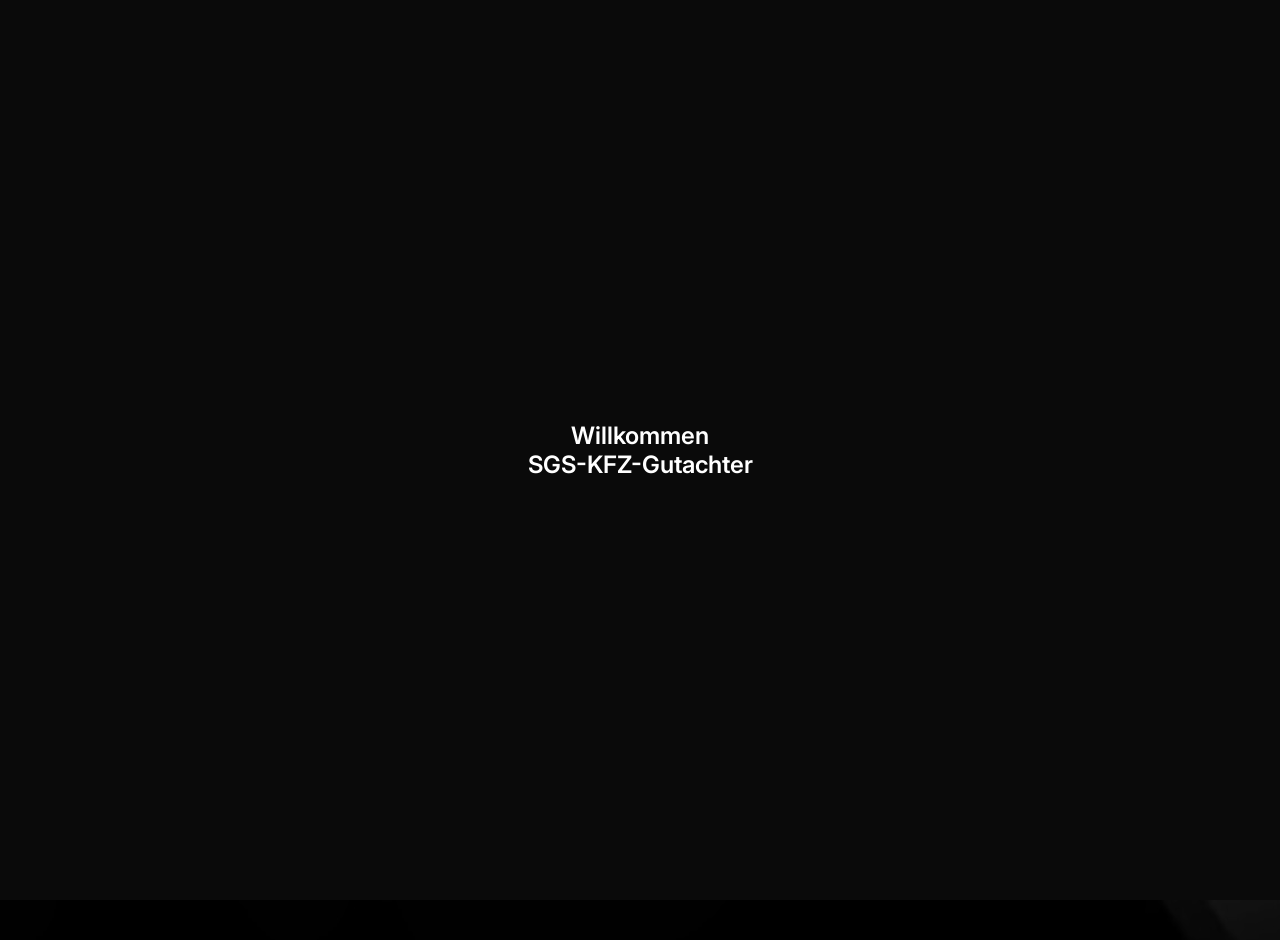
<file: Gutachter/index.Gutachter.html>
<html lang="de">

<head>
    <meta charset="utf-8" />
    <meta name="viewport" content="width=device-width, initial-scale=1" />
    <title>KFZ Gutachten – Premium</title>
    <link rel="preconnect" href="https://fonts.googleapis.com">
    <link rel="preconnect" href="https://fonts.gstatic.com" crossorigin>
    <link href="https://fonts.googleapis.com/css2?family=Inter:wght@300;400;500;600;700&display=swap" rel="stylesheet">
    <link rel="stylesheet" href="https://cdnjs.cloudflare.com/ajax/libs/font-awesome/6.5.0/css/all.min.css" />
    <Link rel="style.css" />
    <style>
        body {
            margin: 0;
            font-family: "Inter", sans-serif;
            background: #fff;
            color: #0a0a0a;
            overflow: hidden;
        }
        
        .intro {
            position: fixed;
            inset: 0;
            display: flex;
            flex-direction: column;
            justify-content: center;
            align-items: center;
            background: #0a0a0a;
            color: #fff;
            z-index: 9999;
            transition: opacity .8s ease, visibility .8s ease;
            font-size: 1.5rem;
            font-weight: 600;
            overflow: hidden;
        }
        
        .intro.is-hidden {
            opacity: 0;
            visibility: hidden
        }
        
        header {
            position: fixed;
            top: 0;
            width: 100%;
            /* background: #0a2342; */
            background: gray;
            display: flex;
            justify-content: flex-start;
            align-items: center;
            padding: 14px 20px;
            z-index: 1000;
            color: #fff;
            flex-wrap: wrap;
            overflow: hidden;
        }
        
        header .logo {
            font-weight: 700;
            font-size: 1.2rem;
            letter-spacing: 1px;
            margin-right: 40px;
        }
        
        header nav a {
            color: #fff;
            margin-left: 20px;
            text-decoration: none;
            font-weight: 500;
        }
        /* hier kann man den Hintergrund Mercedes ändern */
        
        .hero {
            min-height: 100vh;
            background: url('Hintergrund.jpeg') no-repeat center/cover;
            /* background: url('parallax-1.jpg') no-repeat center/cover; */
            display: flex;
            flex-direction: column;
            justify-content: center;
            align-items: flex-start;
            padding: 20px;
            color: #fff;
            background-blend-mode: multiply;
            background-color: rgba(0, 0, 0, 0.4);
        }
        
        .hero-image {
            width: 100%;
            height: auto;
        }
        
        .hero h1 {
            font-size: clamp(2rem, 5vw, 3rem);
            color: #969696;
            font-weight: 700;
            max-width: 600px;
        }
        
        .hero h2 {
            color: #8D323A;
        }
        
        .hero button {
            margin-top: 20px;
            background: #fff;
            color: #0a2342;
            border: none;
            padding: 14px 28px;
            font-size: 1rem;
            font-weight: 600;
            cursor: pointer;
            border-radius: 4px;
        }
        
        .hero button:hover {
            background: #e6e6e6;
        }
        
        .section {
            padding: 80px 20px;
            max-width: 1000px;
            margin: auto;
        }
        
        .popup {
            display: none;
            position: fixed;
            top: 50%;
            left: 50%;
            transform: translate(-50%, -50%);
            background: #fff;
            padding: 10px;
            border-radius: 8px;
            box-shadow: 0 4px 15px rgba(0, 0, 0, 0.2);
            z-index: 2000;
            text-align: left;
            width: 300px;
            height: 200px;
            border: 1px solid #ccc;
            overflow-y: auto;
            overflow-x: hidden;
        }
        
        .popup h3 {
            margin-top: 0;
        }
        
        .popup i {
            margin-right: 8px;
            color: #0a2342;
        }
        
        .popup button {
            margin-top: 10px;
            background: #0a2342;
            color: #fff;
            border: none;
            padding: 10px 20px;
            border-radius: 4px;
            cursor: pointer;
        }
        
        .mail-btn {
            background-color: #8B0000;
            /* Dunkelrot */
            color: white;
            padding: 12px 24px;
            border: none;
            border-radius: 8px;
            cursor: pointer;
            font-size: 16px;
            font-weight: bold;
        }
        
        .mail-btn:hover {
            background-color: #a80000;
            /* etwas heller beim Hover */
        }
        
        .social-btn {
            display: flex;
            align-items: center;
            margin-top: 8px;
            background: #f0f0f0;
            border: none;
            padding: 8px 14px;
            border-radius: 4px;
            cursor: pointer;
            font-weight: 500;
        }
        
        .social-btn i {
            font-size: 1.2rem;
        }
        
        @media (max-width:600px) {
            header nav a {
                margin-left: 10px;
            }
        }
    </style>
</head>

<body>
    <!-- In diesem Div Box ist das Willkommensintro  -->
    <div class="intro" id="intro">
        <div>Willkommen</div>
        <div>SGS-KFZ-Gutachter</div>
    </div>

    <!-- Hier ist die Reihe von der Blauen Anzeige -->
    <header>
        <div class="logo">KFZ-GUTACHTER</div>


        <nav>
            <a href="#" onclick="toggleUeberUnsPopup(event)"><i class="fas fa-user"></i> Über uns</a>
            <a href="#" onclick="toggleKontaktPopup(event)"><i class="fas fa-address-book"></i> Kontakt</a>
            <a href="#" onclick="toggleOefnungszeitenPopup(event)"><i class="fas fa-clock"></i> Öffnungszeiten</a>
            <a href="#" onclick="toggleImpressumPopup(event)"><i class="fas fa-book"></i> Impressum</a>
            <a href="#" onclick="toggleDatenschutzerklearungPopup(event)"><i class="fas fa-book"></i> Datenschutzerklärung </a>
        </nav>
    </header>


    <!-- Hier ist der Hauptbereich -->
    <section class="hero">
        <h1>Oktay Sengülsen</h1>
        <h2>KFZ-Sachverständiger</h2>
        <button onclick="window.location.href='tel:+49123456789'">Jetzt anrufen: +49 176 40388511</button>


        <!-- Neuer Standort-Button -->
        <button onclick="window.open('https://www.google.com/maps?q=Josef-Cornelius-Str.31 56070 Koblenz', '_blank')">📍 Standort: Koblenz</button>

    </section>


    <!-- Kategorien popup -->

    <div class="popup" id="ueberUnsPopup">
        <h3>Über uns</h3>
        <button class="social-btn" onclick="window.open('https://www.tiktok.com/@sgs.gutachter.koblenz','_blank')"><i class="fab fa-tiktok"></i> TikTok</button>
        <button class="social-btn" onclick="window.open('https://www.instagram.com/sgs_kfz_gutachter','_blank')"><i class="fab fa-instagram"></i> Instagram</button>
        <button onclick="toggleUeberUnsPopup()">Schließen</button>
    </div>

    <div class="popup" id="kontaktPopup">
        <h3>Kontakt</h3>
        <p><i class="fas fa-phone"></i> +49 176 40388511</p>
        <p><i class="fas fa-envelope"></i> info@sgs-gutachter.de</p>

        <!-- Button der dafür sorgt eine Email zu schreiben -->
        <button class="mail-btn" onclick="window.open(
        'https://mail.google.com/mail/?view=cm&fs=1&to=info@sgs-gutachter.de&su=Betreff&body=Hallo...',
          '_blank'
        )">
         Mit Gmail schreiben
        </button>

        <button onclick="toggleKontaktPopup()">Schließen</button>
    </div>

    <div class="popup" id="OefnungszeitenPopup">
        <h3>Öffnungszeiten</h3>
        <p> Montag: <strong> 08:00 - 18:00 </strong> </p>
        <P>Dienstag: <strong> 08:00 - 18:00 </strong> </P>
        <p>Mittwoch: <strong> 08:00 - 18:00 </strong> </p>
        <p>Donnerstag: <strong> 08:00 - 18:00 </strong> </p>
        <p>Freitag: <strong> 08:00 - 18:00 </strong> </p>
        <p>Samstag: <strong> 08:00 - 16:00 </strong> </p>
        <p>Sonntag: <strong> Geschlossen </strong></p>
        <button onclick="toggleOefnungszeitenPopup()">Schließen</button>
    </div>


    <div class="popup" id="ImpressumPopup">
        <h3>Impressum</h3>
        <h2>Angaben gemäß § 5 TMG</h2>
        <p><strong><u>SGS Kfz- KfZ-Sachverständiger Koblenz</u></strong></p>
        <p>Oktay Sengülsen</p>
        <p>Arenberger Str. 71, 56077 Kobkenz</p>

        <h4><strong><u>Kontakt:</u></strong></h4>
        <p>Telefon: 0176 40388511</p>
        <p>E-Mail: info@sgs-gutachter.de</p>

        <h4><strong><u>Vertreten durch:</u></strong></h4>
        <p>Oktay Sengülsen</p>

        <h4><strong><u>Berufsbezeichung</u></strong></h4>
        <p>KFZ-Sachverständiger</p>
        <button onclick="toggleImpressumPopup()">Schließen</button>
    </div>

    <div class="popup" id="DatenschutzerklearungPopup">
        <h3>Datenschutzerklärung</h3>
        <h4><strong><U>1. Verantwortlicher</U></strong></h4>
        <p>SGS Kfz-Sachverständiger Koblenz</p>
        <p>Oktay Sengülsen</p>
        <p>Arenberger Str. 71, 56077 Kobkenz</p>
        <p>Telefon: 0176 40388511</p>
        <p>E-Mail: info@sgs-gutachter.de</p>

        <h4><strong><u>2. Erhebung und Speicherung personenbezogener Daten</u></strong></h4>
        <p>Wir verarbeiten personenbezogene Daten (z.b Name,Telefonnumer,E-Mail-Adresse),die Sie uns freiwillig mitteilen etwa per Telefon oder E-Mail.</p>

        <h3><strong><u>3. Zwecke der Datenverarbeitung</u></strong></h3>
        <p>- zur Kontaktaufnahme und Terminvereinbarung</p>
        <p>- zur Erstellung von Kfz-Gutachten</p>
        <p>zur Rechnungsstellung und Abwicklung von Aufträgen</p>

        <h3><strong><u>4. Rechtsgrundlage</u></strong></h3>
        <p>Die Verarbeitung erfolgt auf Grundlage von Art.6 Abs. 1 lit. b DSGVO (Vertragserfüllung) und Art. 6 Abs. 1 lit. f DSGVO (berechtigtes Interersse).</p>

        <h3><strong><u>5. Weitergabe von Daten</u></strong></h3>
        <p>Ihre Daten werden nicht an Dritte weitergegeben, außer: </p>
        <p>- an Versicherungen / Rechtsanwälte im Rahmen des Gutachtens</p>
        <p>- an Dienstleister (z.b Webhosting) </p>

        <h3><strong><u>6. Nutzung von Google Maps / Social Media</u></strong></h3>
        <p>Unsere Website kann Dienste wie Google Maps oder Links zu Tiktok / Instagram enthalten. Bei Nutzung werden Daten (z.b IP-Adresse) an diese Anbieter übertragen. Die Datenschutzrichtlinien der Anbieter gelten zusätzlich</p>

        <h3><strong><u>7. Cookies</u></strong></h3>
        <p>Unsere Website verwendet ggf. Cookies, um die Nutzung zu verbessern. Sie können Cookies in ihrem Browser deaktivieren</p>

        <h3><strong><u>8. Speicherdauer</u></strong></h3>
        <p>Wir speichern personenbezogene Daten nur so lange, wie es für die Bearbeitung und gesetzliche Aufbewahrungsfristen erforderlich ist.</p>

        <h3><strong><u>9. Rechte der Betroffenen</u></strong></h3>
        <p>Sie haben das Recht auf:</p>
        <p>- Auskunft (Art. 15 DSGVO)</p>
        <p>- Berichtigung (Art 16 DSGVO)</p>
        <p>- Löschung (Art. 17 DSGVO)</p>
        <p>- Einschränlung der Verarbeitung (Art. 18 DSGVO)</p>
        <p>- Datenübertragungen (Art. 20 DSGVO)</p>
        <p>- Widerspruch (Art. 21 DSGVO)</p>

        <h3><strong><u>10. Beschwerderecht</u></strong></h3>
        <p>Sie können sich bei der zuständigen Datenschutzbehörde beschwären:</p>
        <p>Landesbeauftragte für den Datenschutz und die Informationsfreiheit Rheinland-Pfalz Hintere Bleiche 34 55116 Mainz</p>



        <button onclick="toggleDatenschutzerklearungPopup()">Schließen</button>
    </div>



    <script>
        setTimeout(() => document.getElementById('intro').classList.add('is-hidden'), 2000);

        function toggleKontaktPopup(e) {
            if (e) e.preventDefault();
            const popup = document.getElementById('kontaktPopup');
            popup.style.display = popup.style.display === 'block' ? 'none' : 'block';
        }

        function toggleUeberUnsPopup(e) {
            if (e) e.preventDefault();
            const popup = document.getElementById('ueberUnsPopup');
            popup.style.display = popup.style.display === 'block' ? 'none' : 'block';
        }

        function toggleOefnungszeitenPopup(e) {
            if (e) e.preventDefault();
            const popup = document.getElementById('OefnungszeitenPopup');
            popup.style.display = popup.style.display === 'block' ? 'none' : 'block';
        }

        function toggleImpressumPopup(e) {
            if (e) e.preventDefault();
            const popup = document.getElementById('ImpressumPopup');
            popup.style.display = popup.style.display === 'block' ? 'none' : 'block';
        }

        function toggleDatenschutzerklearungPopup(e) {
            if (e) e.preventDefault();
            const popup = document.getElementById('DatenschutzerklearungPopup');
            popup.style.display = popup.style.display === 'block' ? 'none' : 'block';
        }
    </script>
</body>

</html>
</file>
